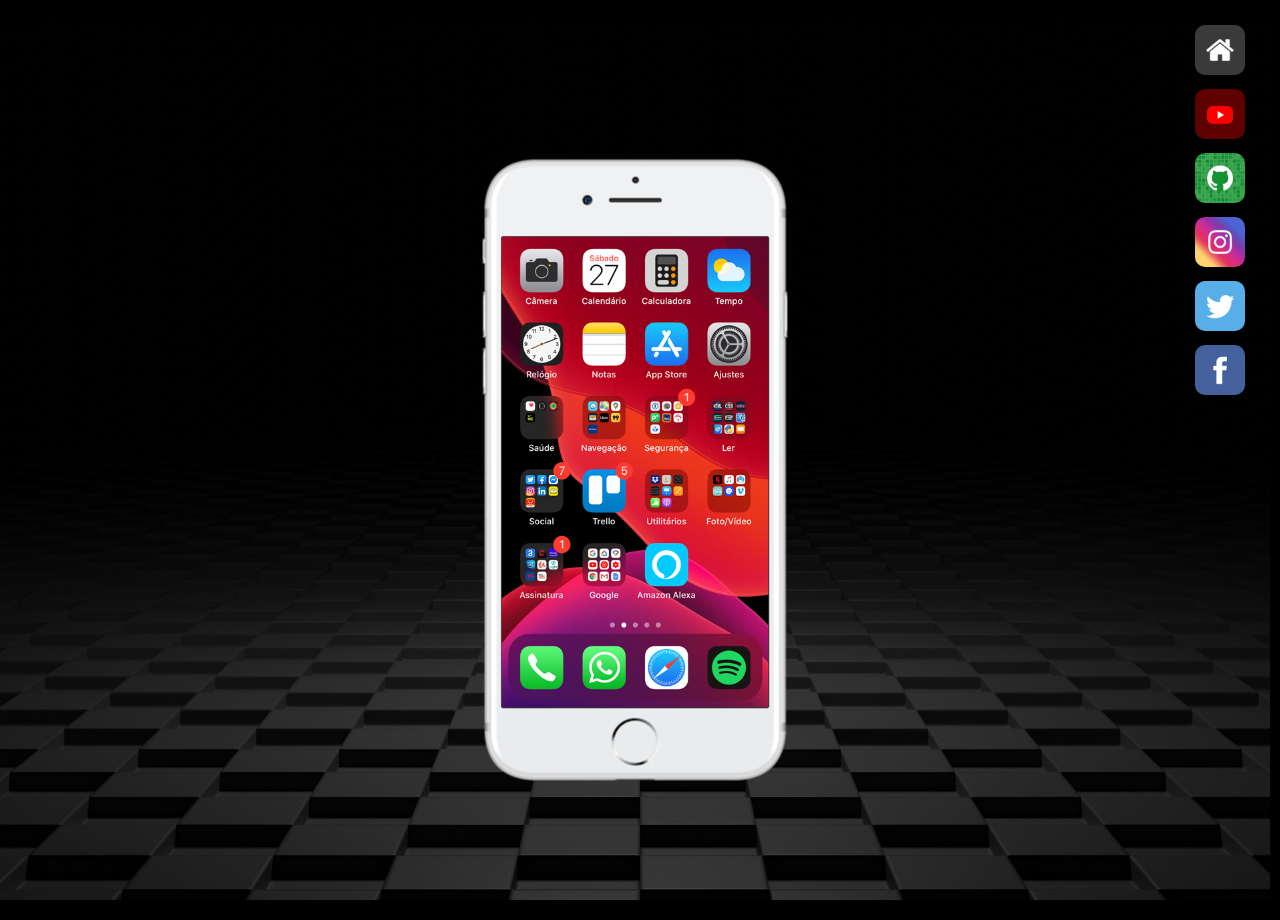
<file: index.html>
<!DOCTYPE html>
<html lang="pt-br">
<head>
    <meta charset="UTF-8">
    <meta http-equiv="X-UA-Compatible" content="IE=edge">
    <meta name="viewport" content="width=device-width, initial-scale=1.0">
    <link rel="shortcut icon" href="favicon.ico" type="image/x-icon">
    <link rel="stylesheet" href="style.css">
    <title>Redes Sociais</title>
</head>
<body>
    <main>
        <section id="iphone">
            <iframe src="home.html" name="tela" frameborder="0">
                Seu navegador não é compativel com iframes :(
            </iframe>
        </section>
        <section id="menu">
            <a href="home.html" target="tela">
                <img src="imagens/logo-home.jpg">
            </a> <br>
            <a href="youtube.html" target="tela">
                <img src="imagens/logo-youtube.jpg">
            </a> <br>
            <a href="github.html" target="tela">
                <img src="imagens/logo-github.jpg">
            </a> <br>
            <a href="instagram.html" target="tela">
                <img src="imagens/logo-instagram.jpg">
            </a> <br>
            <a href="twitter.html" target="tela">
                <img src="imagens/logo-twitter.jpg">
            </a> <br>
            <a href="facebook.html" target="tela">
                <img src="imagens/logo-facebook.jpg">
            </a>
        </section>
    </main>
</body>
</html>
</file>
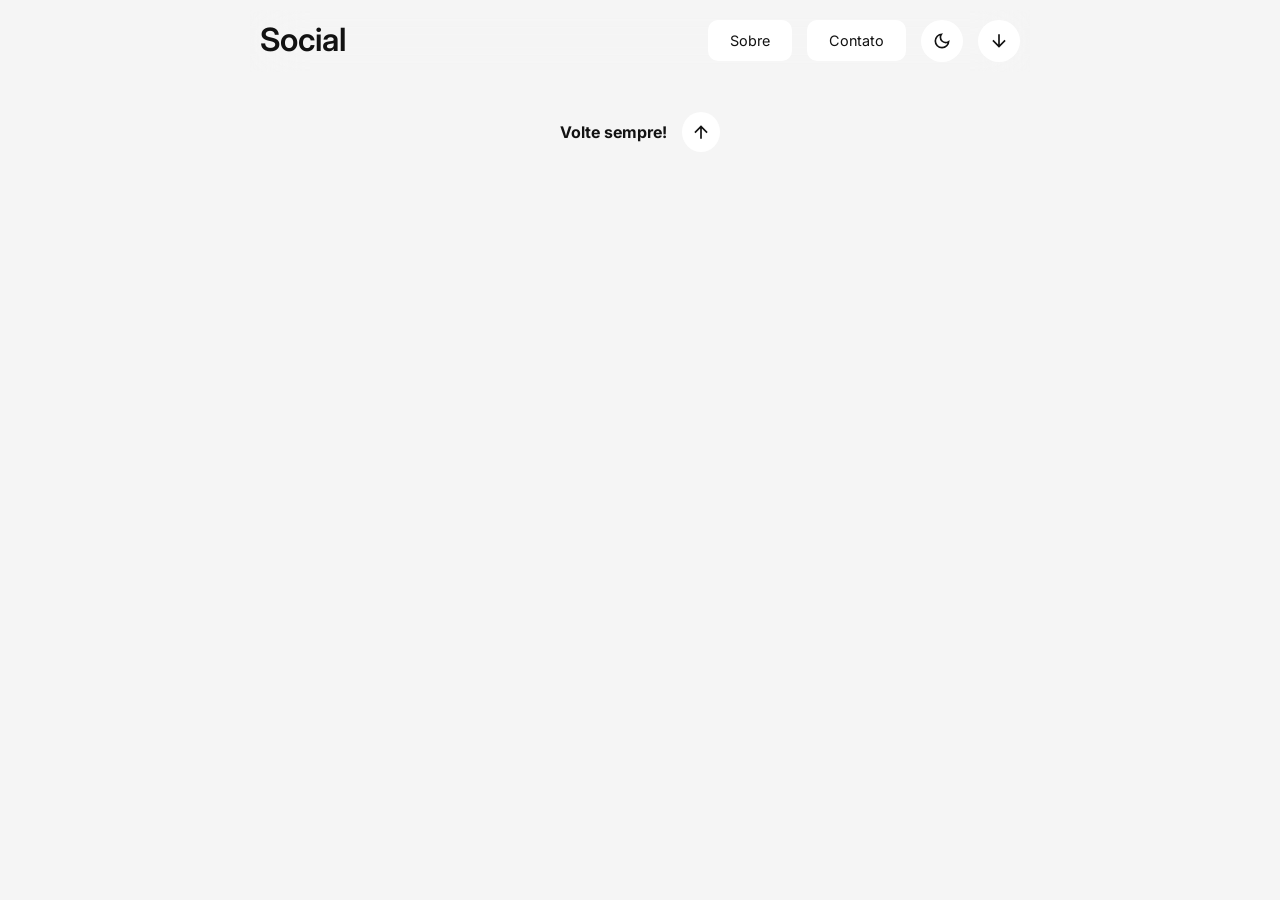
<file: src/index.html>
<!DOCTYPE html>
<html lang="en" class="default-mode">
  <head>
    <meta charset="UTF-8" />
    <meta name="viewport" content="width=device-width, initial-scale=1.0" />
    <title>Blog</title>
    <link rel="stylesheet" href="styles/style.css" />

    <script defer type="module" src="scripts/script.js"></script>
    <script defer src="scripts/utils/themeSwitcher.js"></script>
  </head>

  <body>
    <div class="container" id="top-page">
      <header class="header" id="header-bar">
        <h1 id="header-title">Social</h1>
        <nav>
          <ul class="header-navbar">
            <li><a href="#">Sobre</a></li>
            <li><a href="#">Contato</a></li>
            <li>
              <a href="#" id="themeSwitcher">
                <svg
                  id="light-mode-icon"
                  xmlns="http://www.w3.org/2000/svg"
                  viewBox="0 -960 960 960"
                  fill="var(--text)"
                >
                  <path
                    d="M480-360q50 0 85-35t35-85q0-50-35-85t-85-35q-50 0-85 35t-35 85q0 50 35 85t85 35Zm0 80q-83 0-141.5-58.5T280-480q0-83 58.5-141.5T480-680q83 0 141.5 58.5T680-480q0 83-58.5 141.5T480-280ZM200-440H40v-80h160v80Zm720 0H760v-80h160v80ZM440-760v-160h80v160h-80Zm0 720v-160h80v160h-80ZM256-650l-101-97 57-59 96 100-52 56Zm492 496-97-101 53-55 101 97-57 59Zm-98-550 97-101 59 57-100 96-56-52ZM154-212l101-97 55 53-97 101-59-57Zm326-268Z"
                  />
                </svg>
                <svg
                  xmlns="http://www.w3.org/2000/svg"
                  id="dark-mode-icon"
                  viewBox="0 -960 960 960"
                  fill="var(--text)"
                >
                  <path
                    d="M480-120q-150 0-255-105T120-480q0-150 105-255t255-105q14 0 27.5 1t26.5 3q-41 29-65.5 75.5T444-660q0 90 63 153t153 63q55 0 101-24.5t75-65.5q2 13 3 26.5t1 27.5q0 150-105 255T480-120Zm0-80q88 0 158-48.5T740-375q-20 5-40 8t-40 3q-123 0-209.5-86.5T364-660q0-20 3-40t8-40q-78 32-126.5 102T200-480q0 116 82 198t198 82Zm-10-270Z"
                  />
                </svg>
              </a>
            </li>
            <li>
              <a href="#footer-bar">
                <svg
                  id="down-arrow-indicator"
                  xmlns="http://www.w3.org/2000/svg"
                  viewBox="0 -960 960 960"
                  fill="var(--text)"
                >
                  <path
                    d="M440-800v487L216-537l-56 57 320 320 320-320-56-57-224 224v-487h-80Z"
                  />
                </svg>
              </a>
            </li>
          </ul>
        </nav>
      </header>
      <main class="main">
        <!-- <section class="post">
          <header class="post-header">
            <span class="show-profile-modal author">
              trevosinho.delas@hotmail.com</span
            >
            <h2>Não vejo a hora dessa semana acabar! (Ainda é segunda)</h2>
          </header>
          <main class="post-main">
            <p>É isso. Quem discorda manda áudio, eu não sei ler.</p>
            <p class="hashtags">
              <strong>#tristeza #acaba #pelo #amor #de #deus</strong>
            </p>
          </main>
          <footer class="post-footer">
            <a class="show-comments-modal">
              <svg
                xmlns="http://www.w3.org/2000/svg"
                viewBox="0 -960 960 960"
                fill="var(--text)"
              >
                <path
                  d="M240-400h320v-80H240v80Zm0-120h480v-80H240v80Zm0-120h480v-80H240v80ZM80-80v-720q0-33 23.5-56.5T160-880h640q33 0 56.5 23.5T880-800v480q0 33-23.5 56.5T800-240H240L80-80Zm126-240h594v-480H160v525l46-45Zm-46 0v-480 480Z"
                />
              </svg>
              Ver comentários
            </a>
          </footer>
        </section> -->
      </main>
      <footer class="footer" id="footer-bar">
        <p class="footer-text"><strong>Volte sempre!</strong></p>
        <a href="#top-page"
          ><svg
            id="down-arrow-indicator"
            xmlns="http://www.w3.org/2000/svg"
            viewBox="0 -960 960 960"
            fill="var(--text)"
          >
            <path
              d="M440-160v-487L216-423l-56-57 320-320 320 320-56 57-224-224v487h-80Z"
            /></svg
        ></a>
      </footer>

      <!-- Profile modal -->
      <dialog class="profile-modal">
        <header class="profile-header">
          <a class="exit-profile-modal">
            <svg
              xmlns="http://www.w3.org/2000/svg"
              viewBox="0 -960 960 960"
              fill="var(--text)"
            >
              <path
                d="m256-200-56-56 224-224-224-224 56-56 224 224 224-224 56 56-224 224 224 224-56 56-224-224-224 224Z"
              />
            </svg>
            Fechar
          </a>
          <h2 class="profile-name">Fulaninho</h2>
          <p class="profile-email">trevosinho.delas@hotmail.com</p>

          <h3 class="profile-info-title">Informações</h3>

          <ul class="profile-info-list">
            <li><strong>Email: </strong>trevosinho.delas@hotmail.com</li>
            <li><strong>Telefone: </strong>55 555555</li>
            <li><strong>Cidade: </strong>Teresina</li>
            <li>
              <strong>Website: </strong
              ><a class="profile-info-website" href="">trevosinho.delas.br</a>
            </li>
          </ul>
        </header>
      </dialog>

      <!-- Comment modal -->
      <dialog class="comment-modal">
        <header class="post-header">
          <a class="exit-comments-modal">
            <svg
              xmlns="http://www.w3.org/2000/svg"
              viewBox="0 -960 960 960"
              fill="var(--text)"
            >
              <path
                d="m256-200-56-56 224-224-224-224 56-56 224 224 224-224 56 56-224 224 224 224-56 56-224-224-224 224Z"
              />
            </svg>
            Fechar
          </a>
          <a class="show-profile-modal">trevosinho.delas@hotmail.com</a>
          <h2>Não vejo a hora dessa semana acabar! (Ainda é segunda)</h2>
        </header>
        <main class="post-main">
          <p>É isso. Quem discorda manda áudio, eu não sei ler.</p>
          <p class="hashtags">
            <strong>#tristeza #acaba #pelo #amor #de #deus</strong>
          </p>
        </main>
        <footer class="post-footer">
          <div class="post-comments">
            <div class="post-comments-item">
              <p class="comment-author show-profile-modal">
                - trevosinha.deles@hotmail.com
              </p>
              <p class="comment-body">Eu n sei mandar áudio :(</p>
            </div>
          </div>
        </footer>
      </dialog>
    </div>
  </body>
</html>
</file>
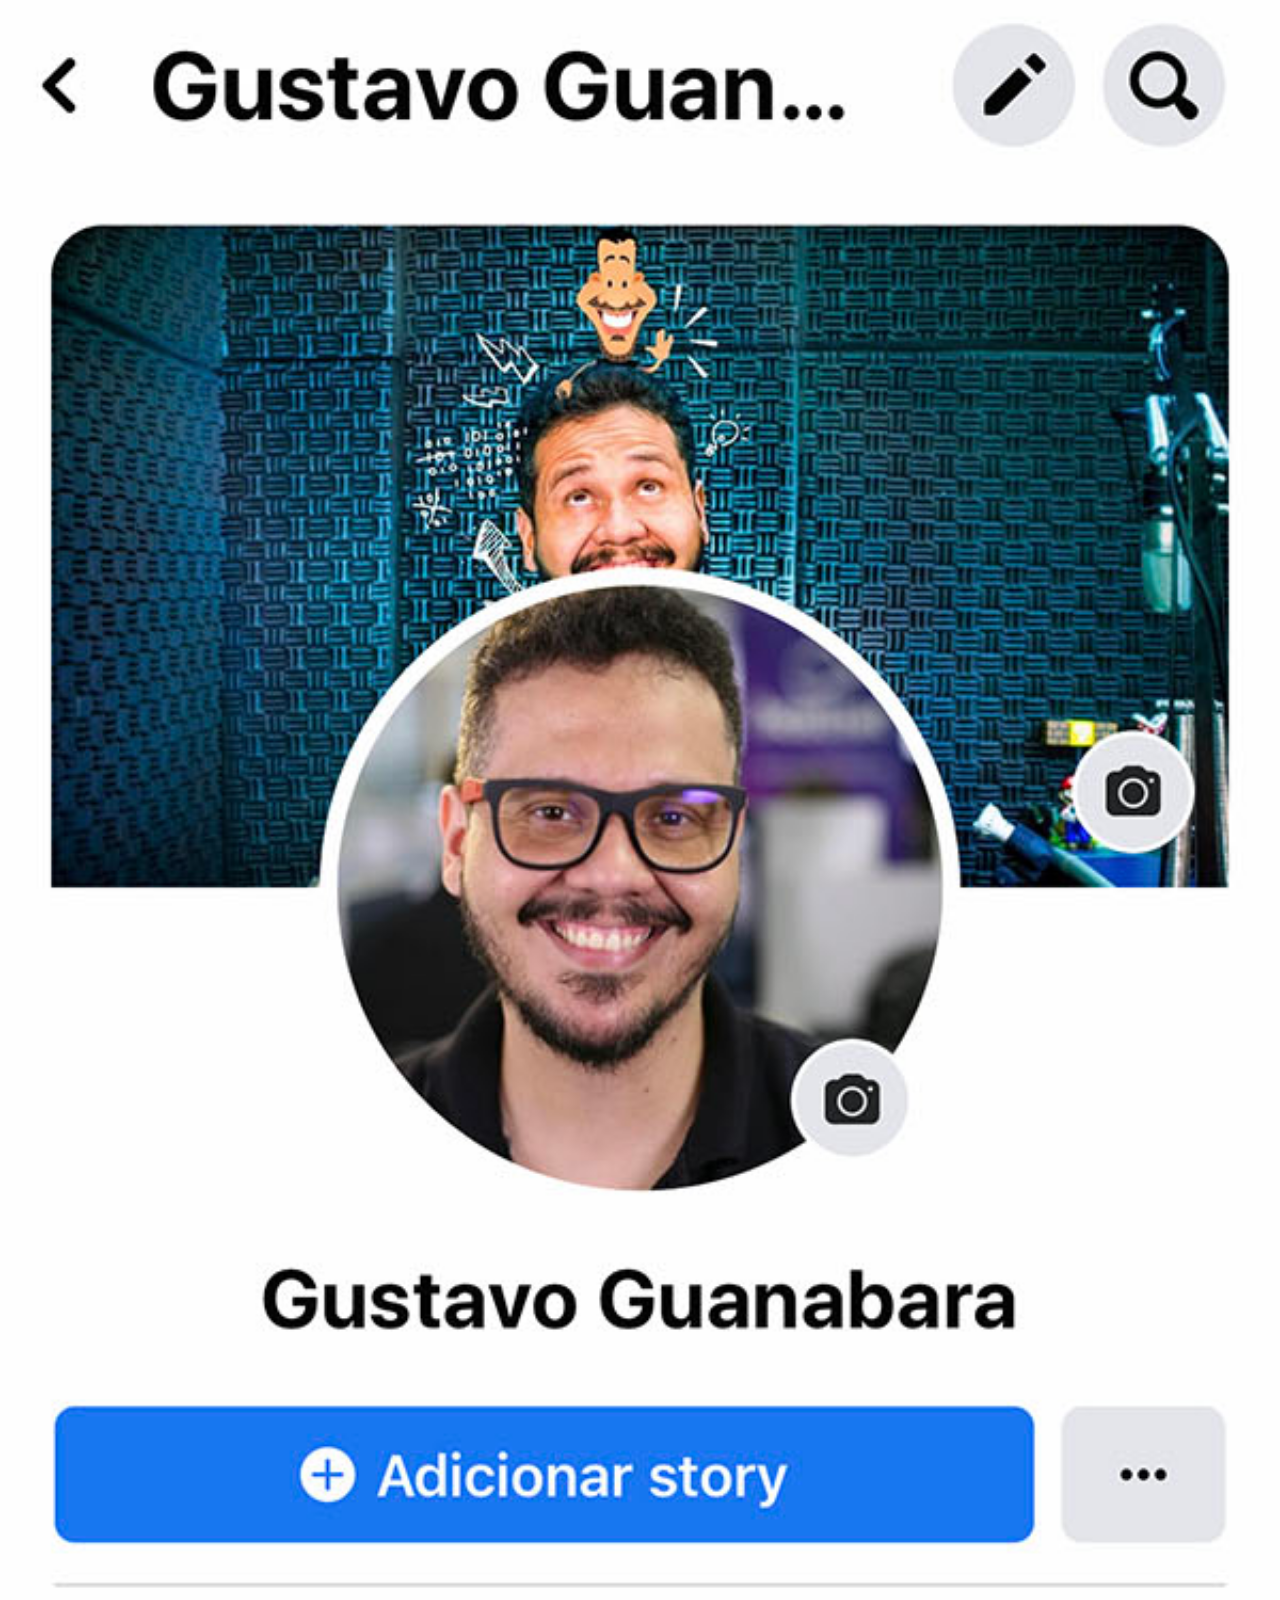
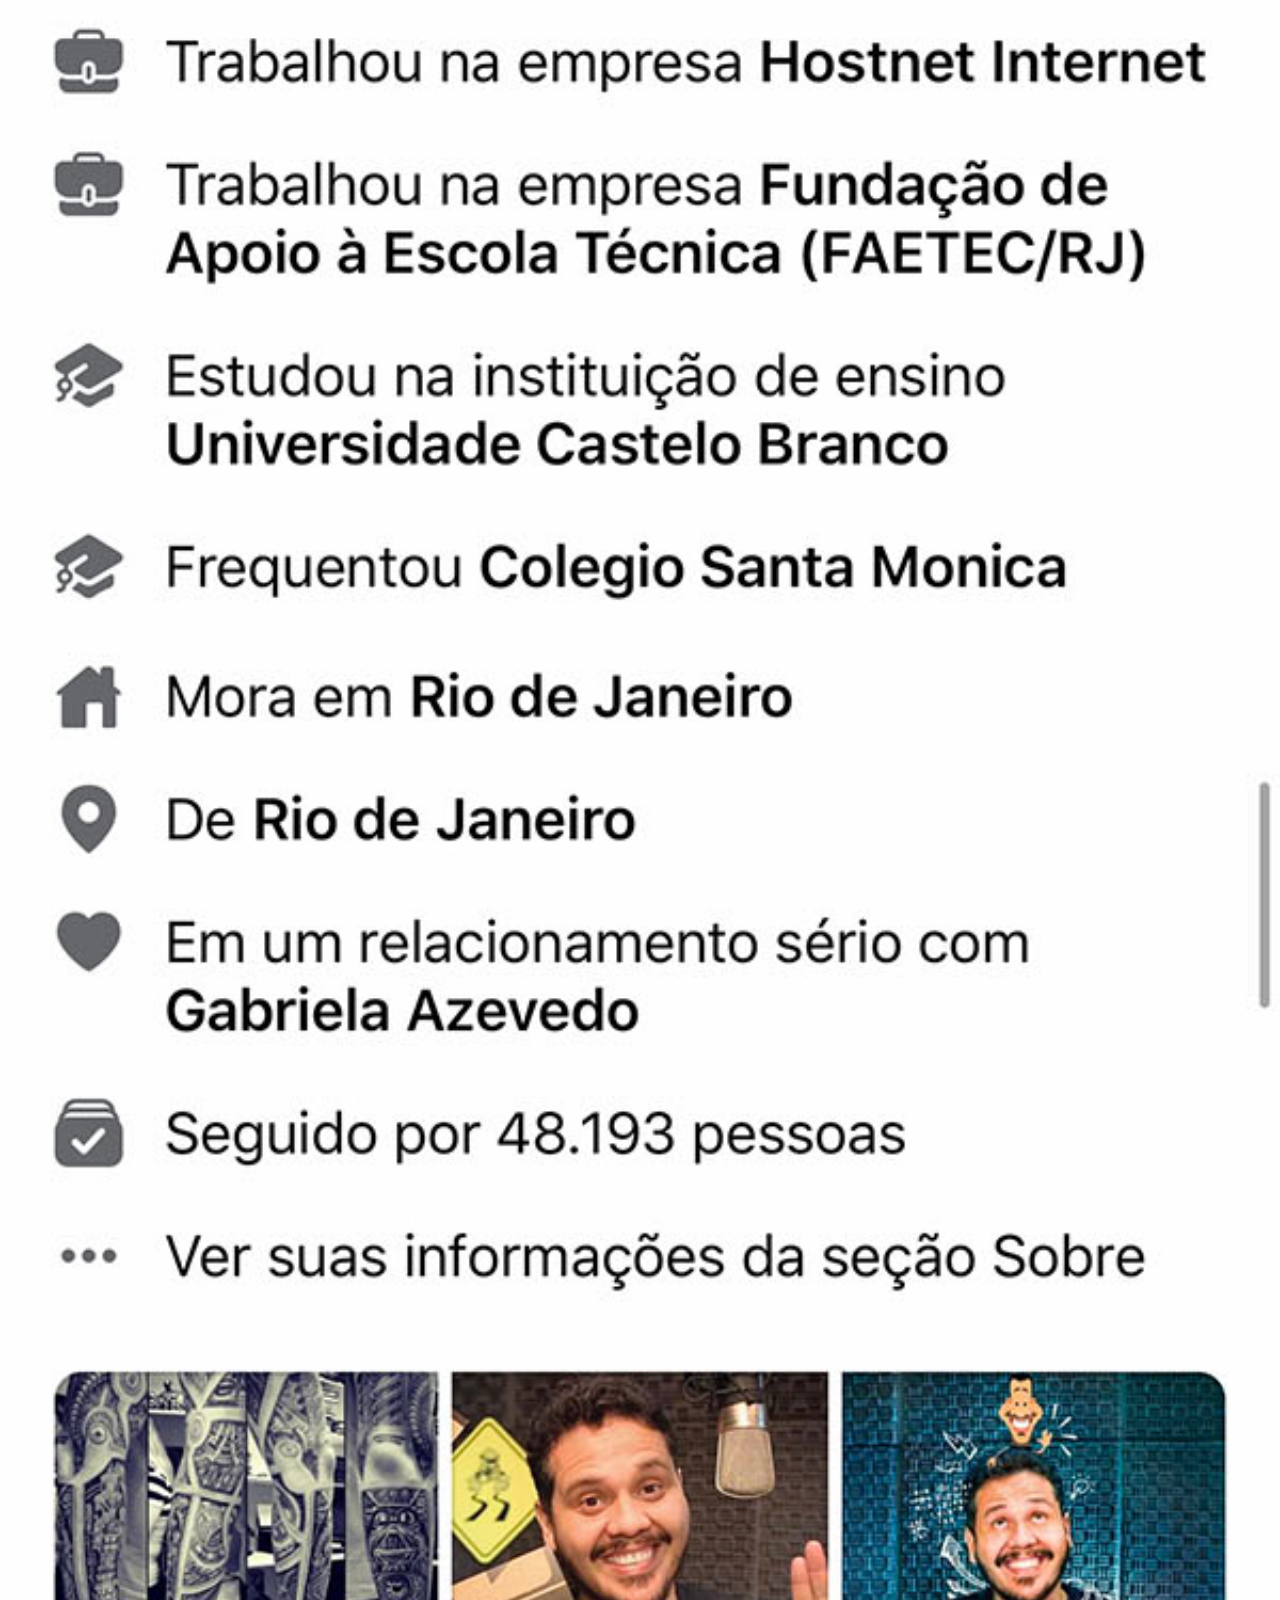
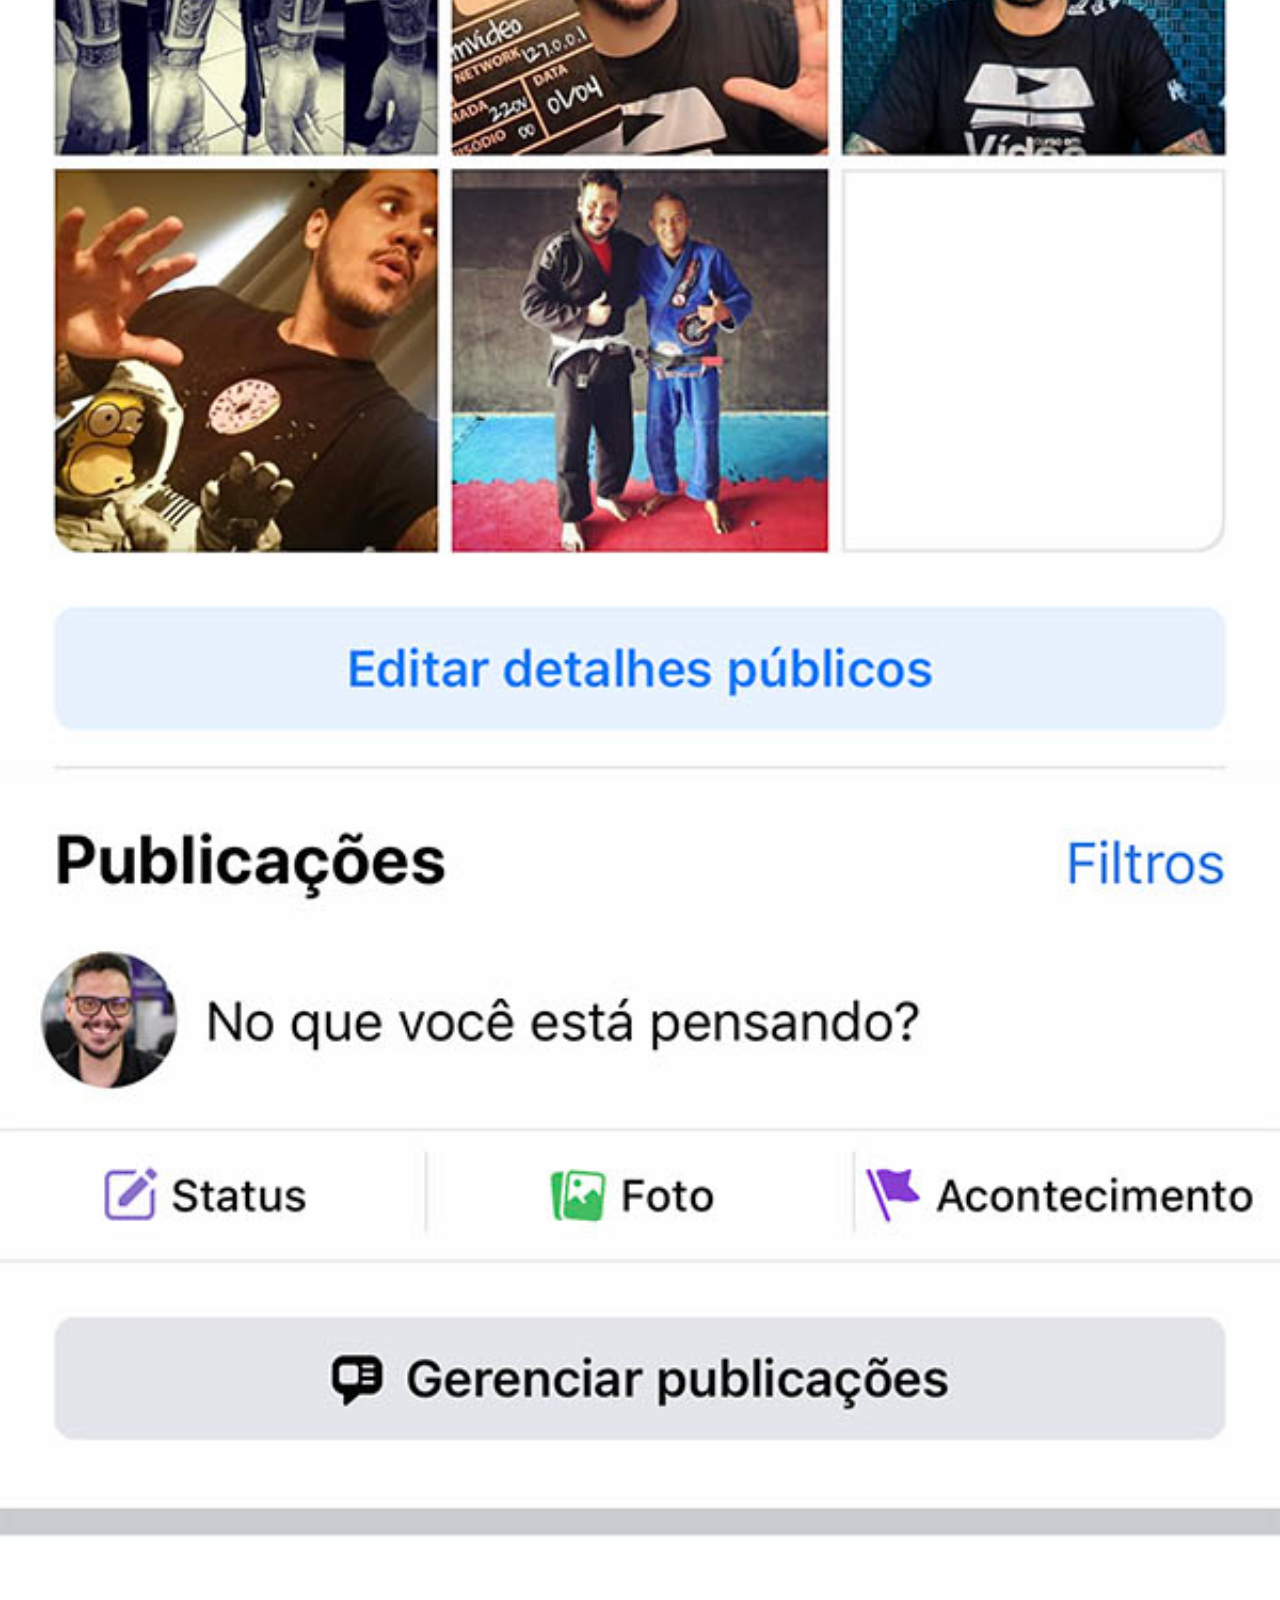
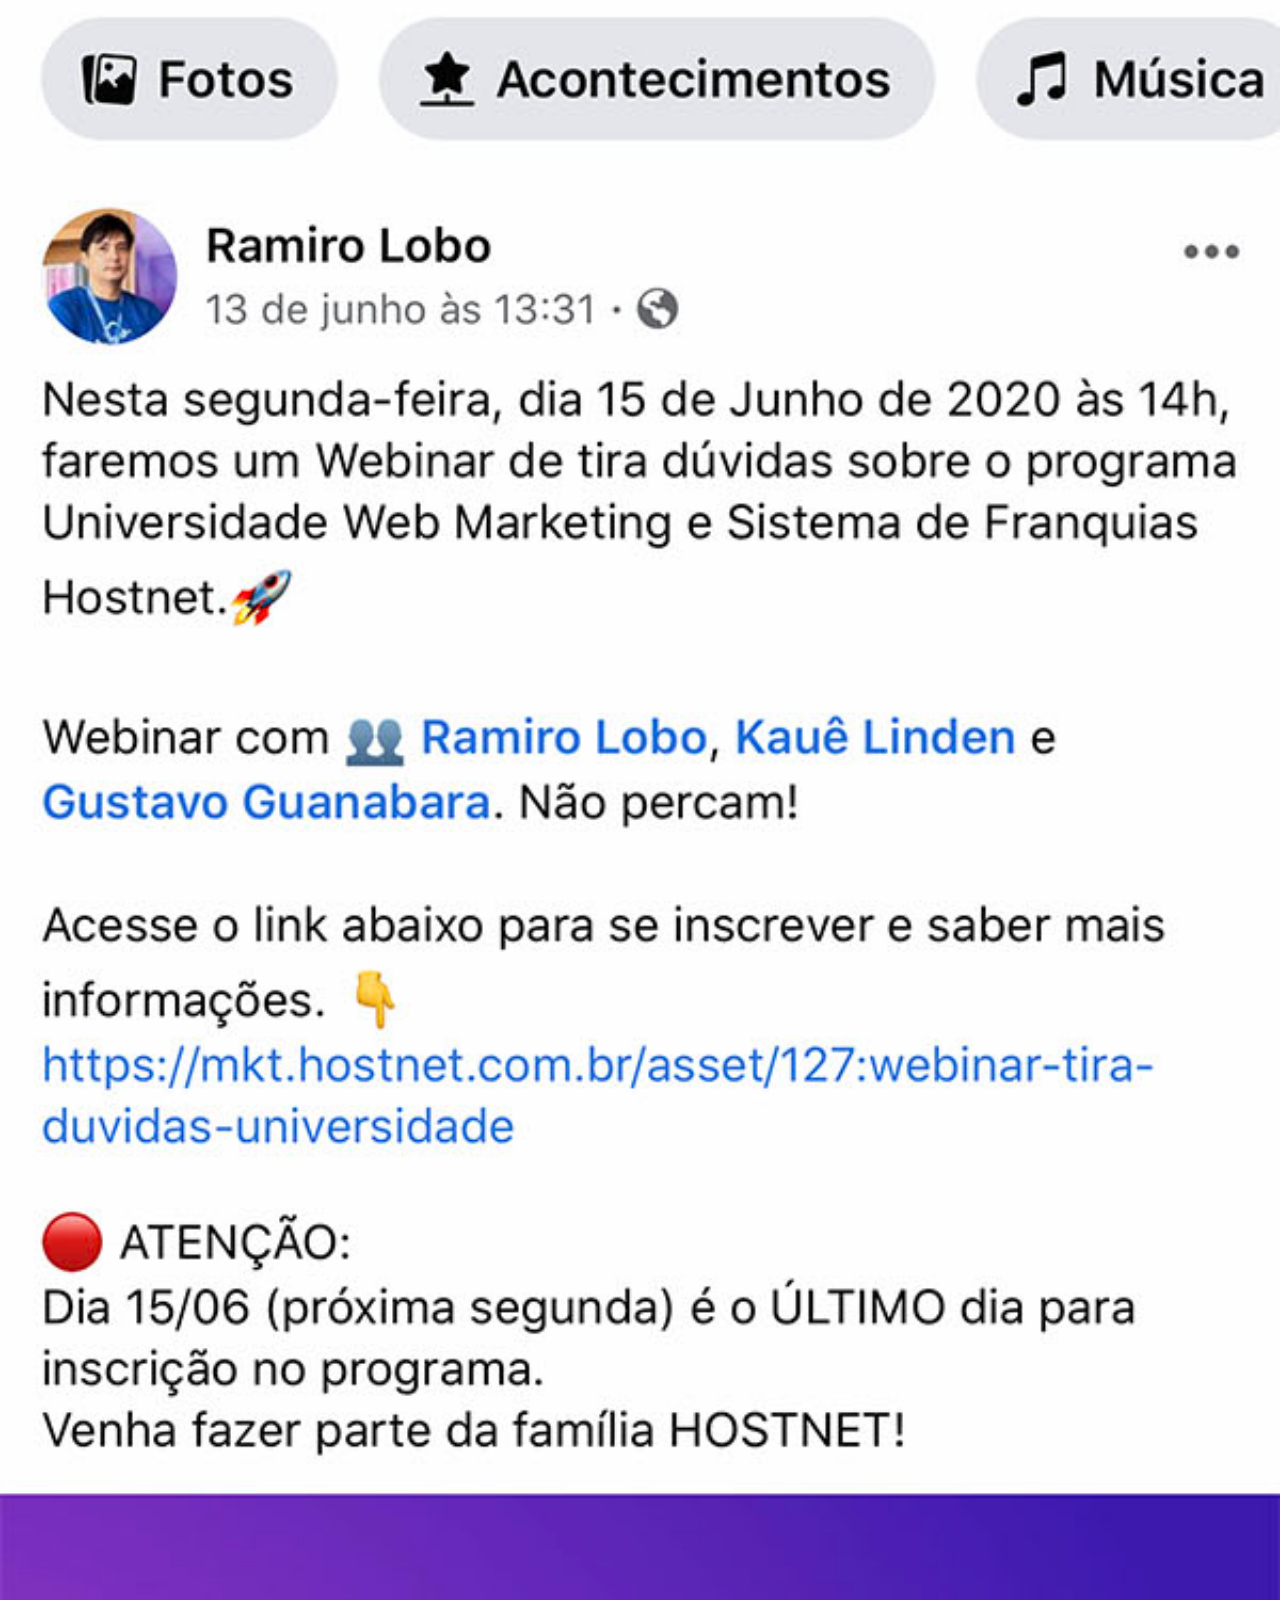
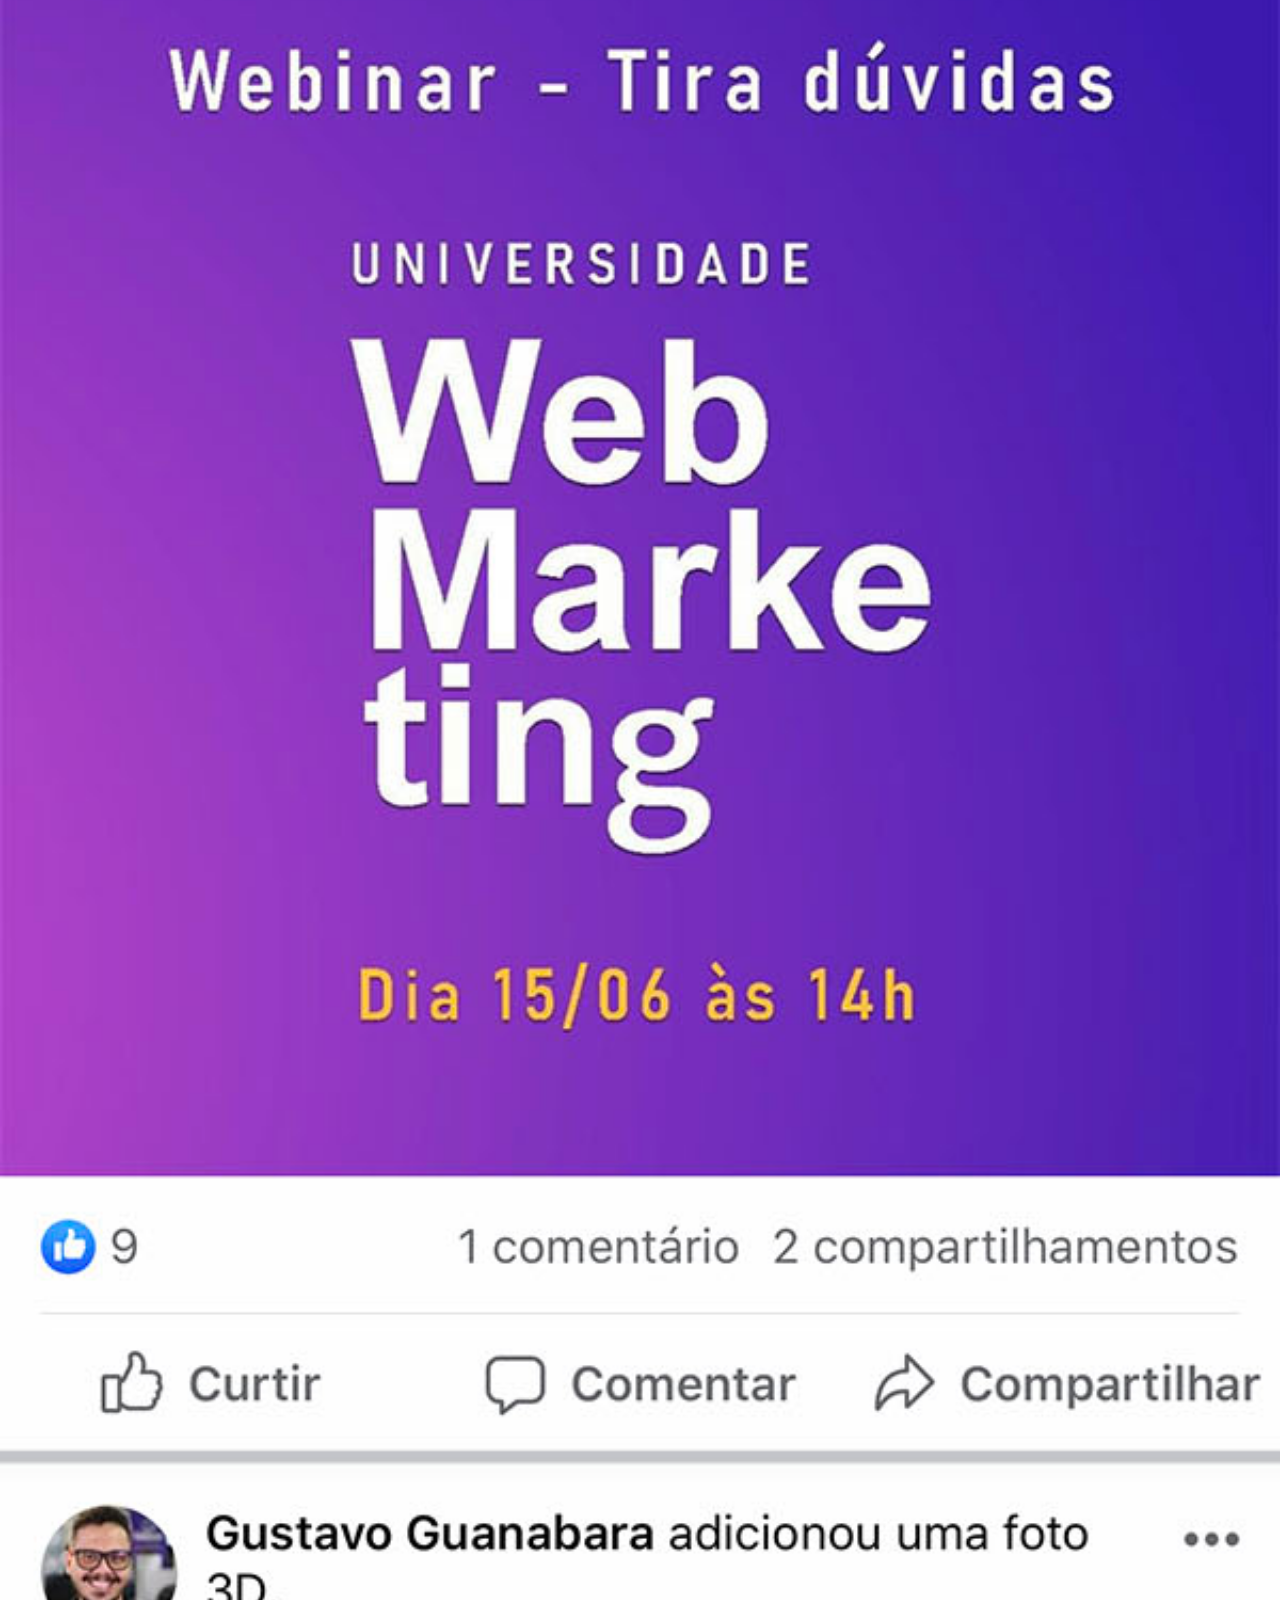
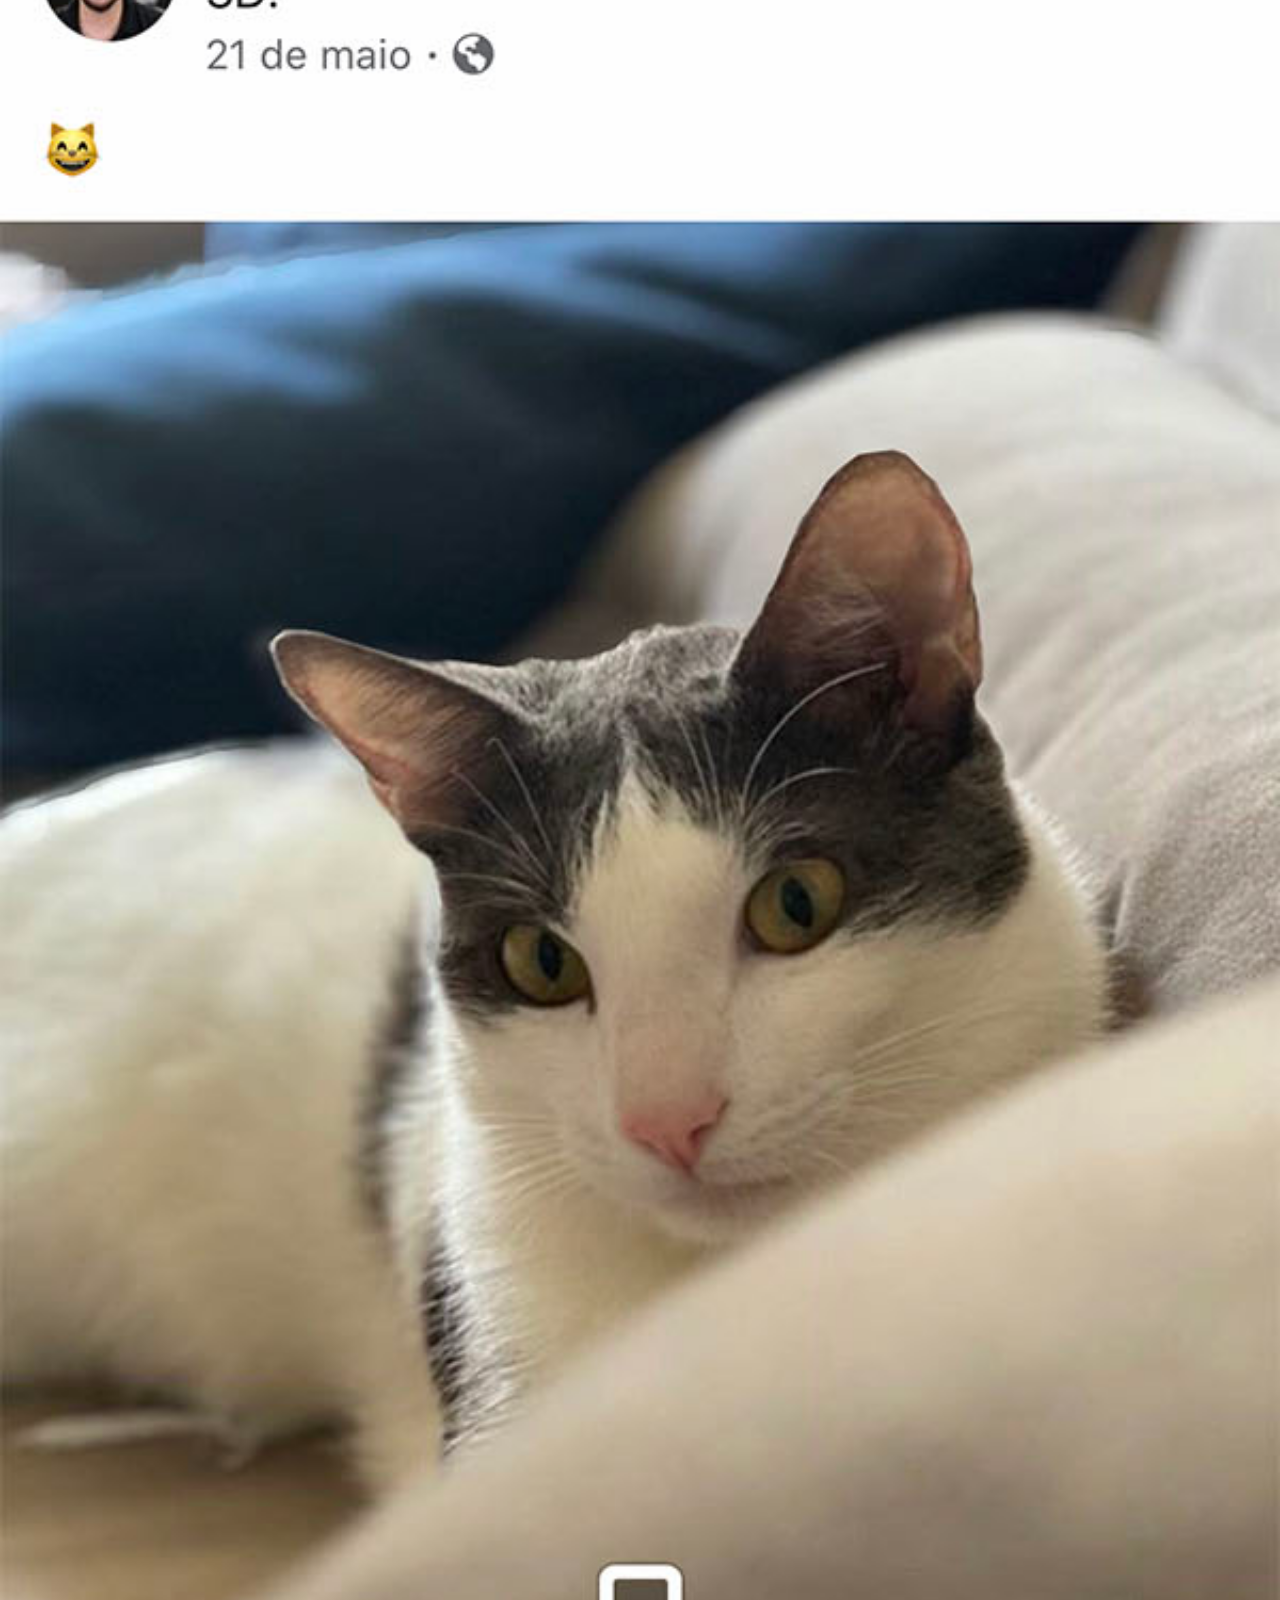
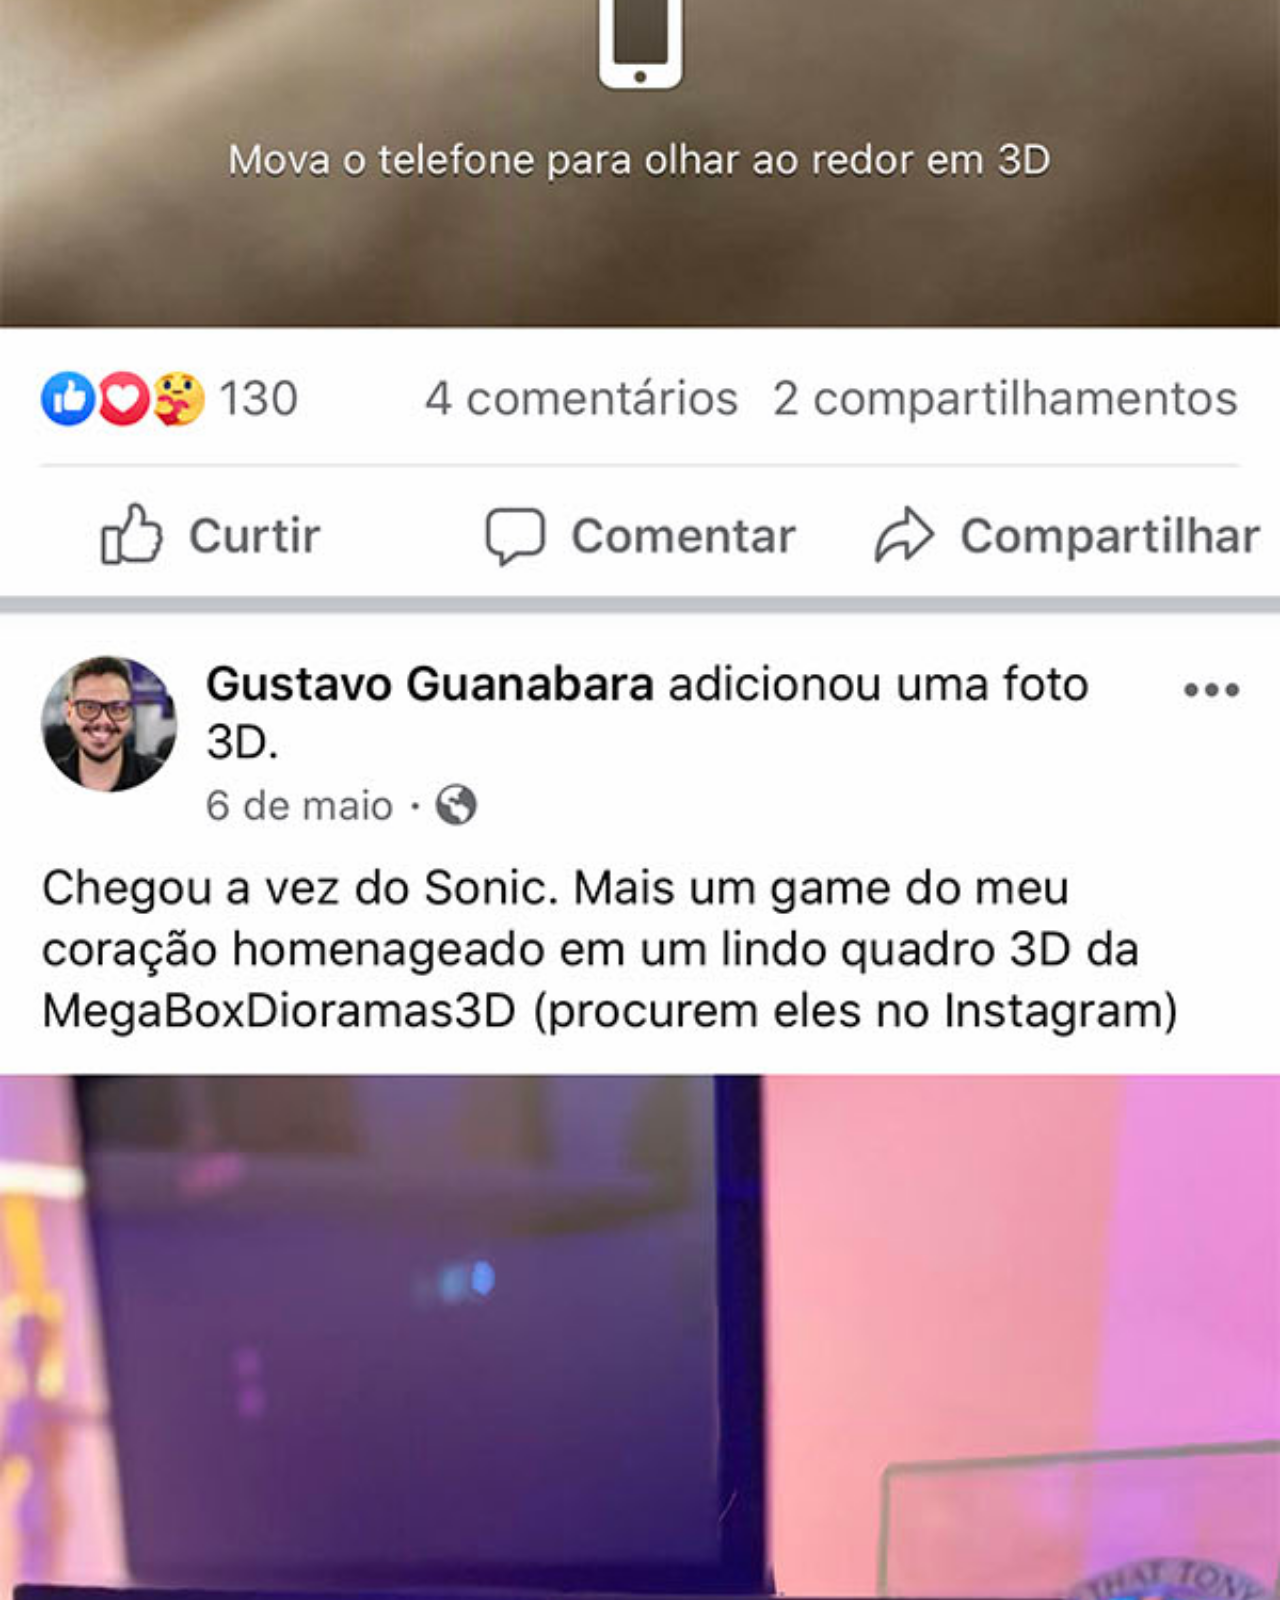
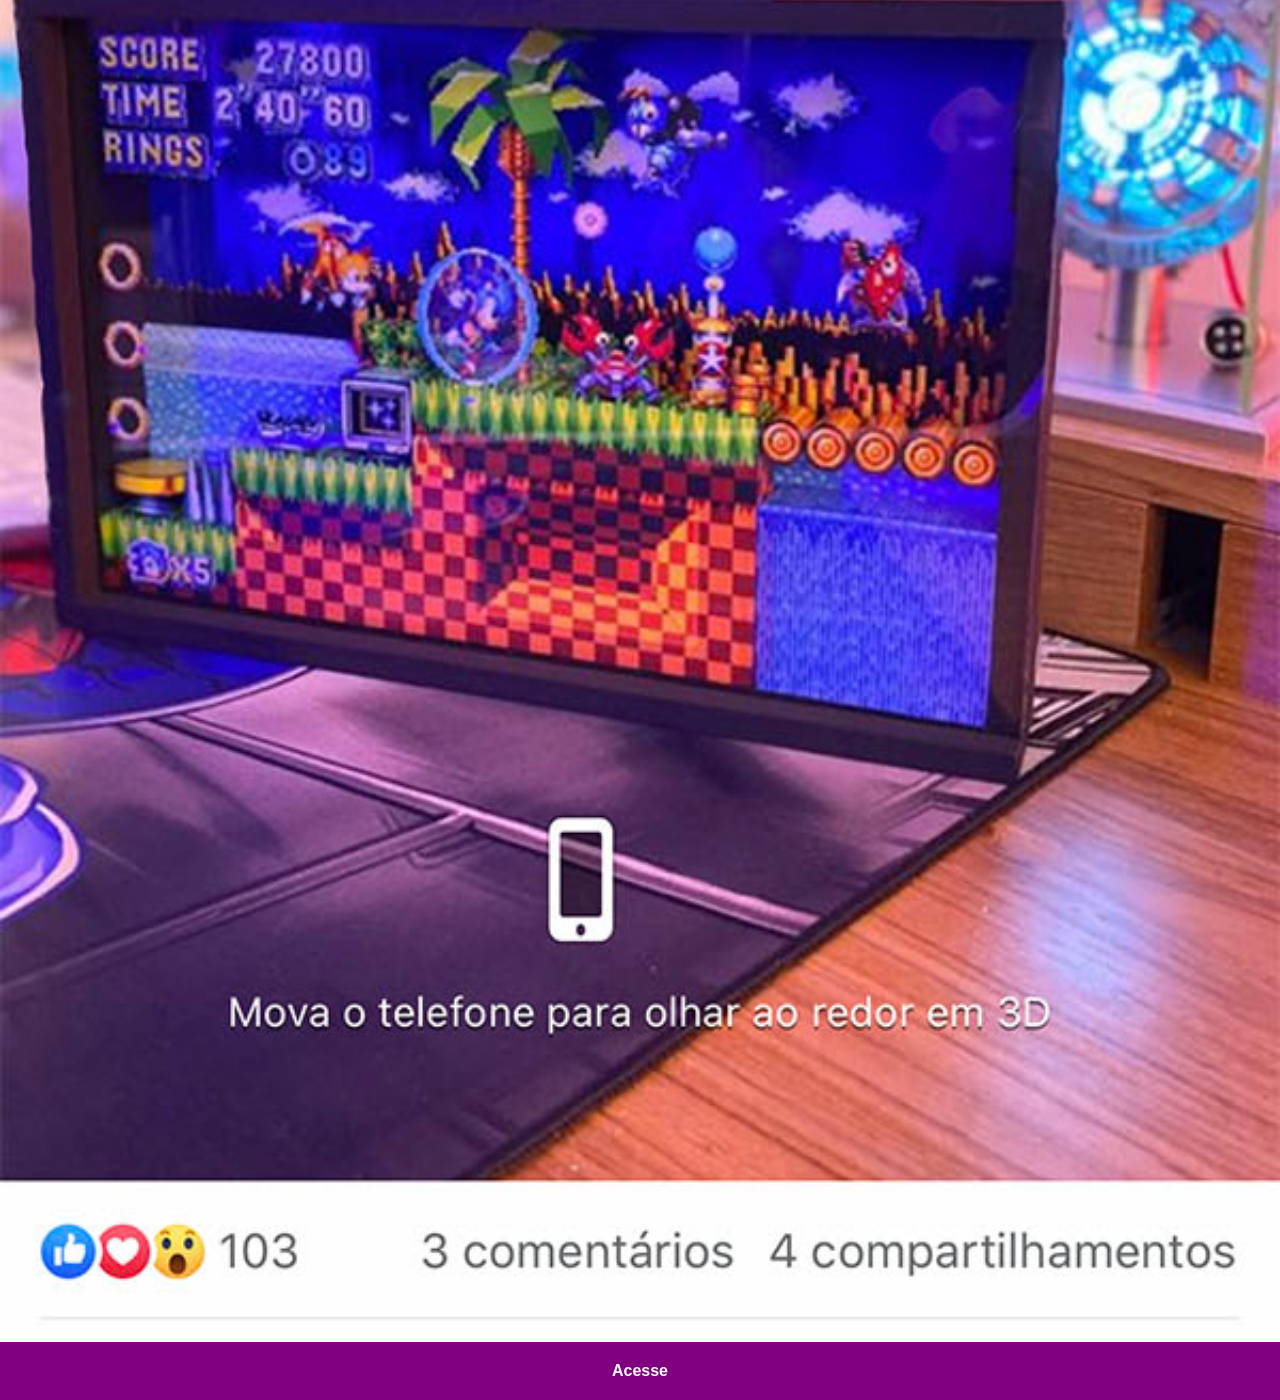
<file: facebook.html>
<!DOCTYPE html>
<html lang="en">
<head>
    <meta charset="UTF-8">
    <meta http-equiv="X-UA-Compatible" content="IE=edge">
    <meta name="viewport" content="width=device-width, initial-scale=1.0">
    <link rel="stylesheet" href="social.css">
    <title>Document</title>
</head>
<body>
    <img src="imagens/tela-facebook.jpg">
    <a href="#" target="_blank">Acesse</a>
</body>
</html>
</file>
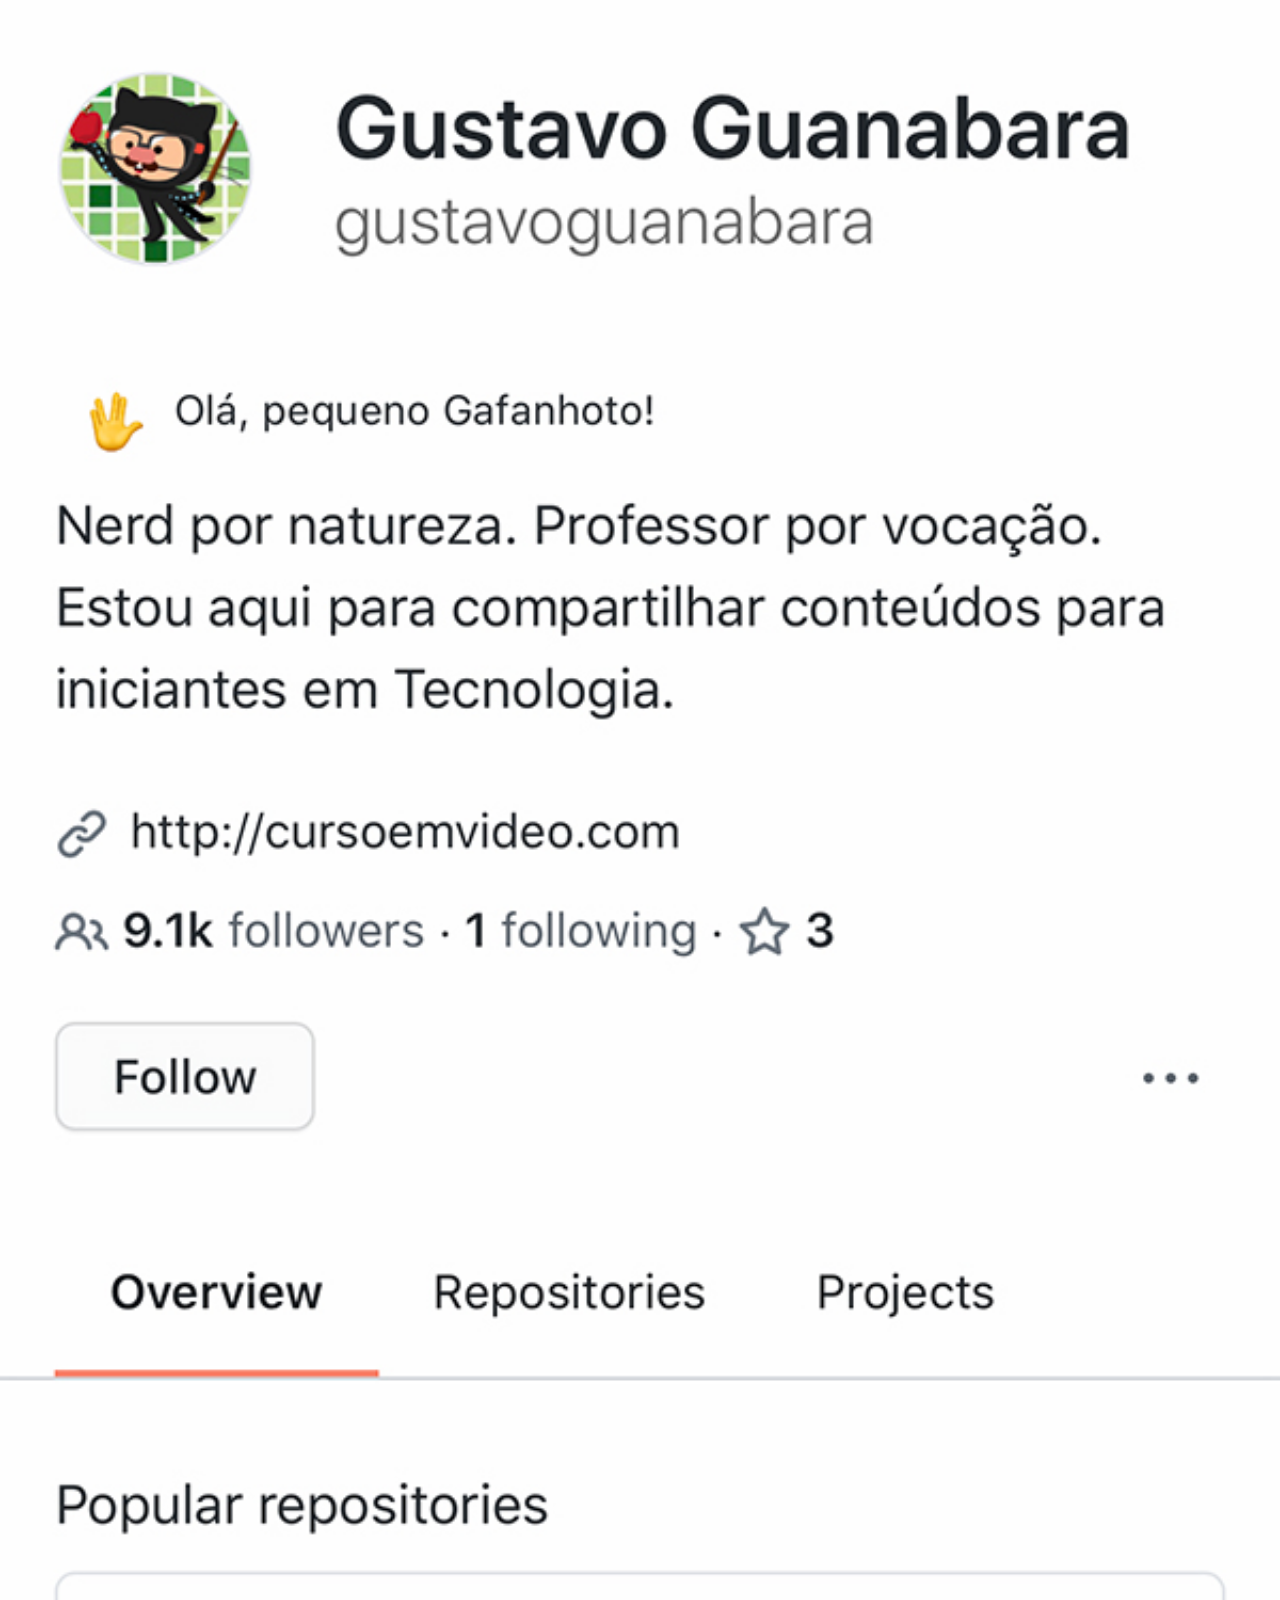
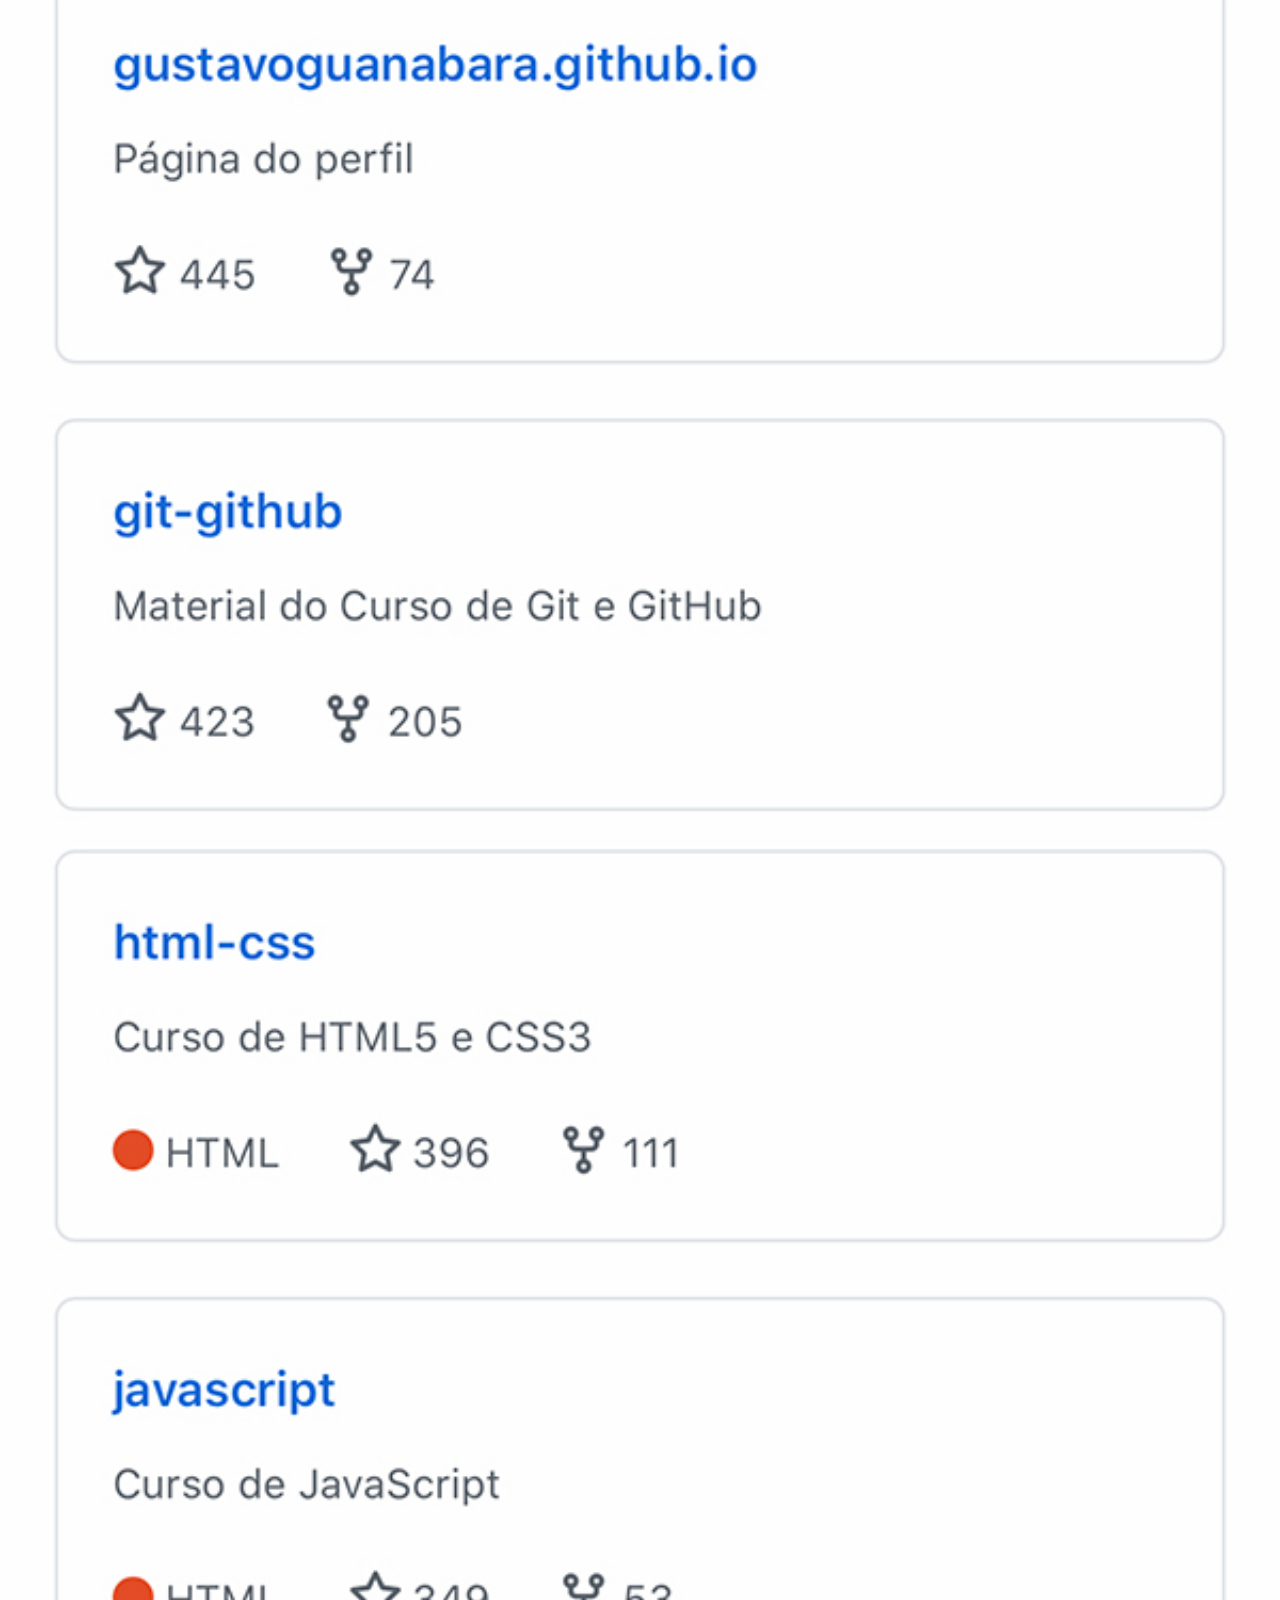
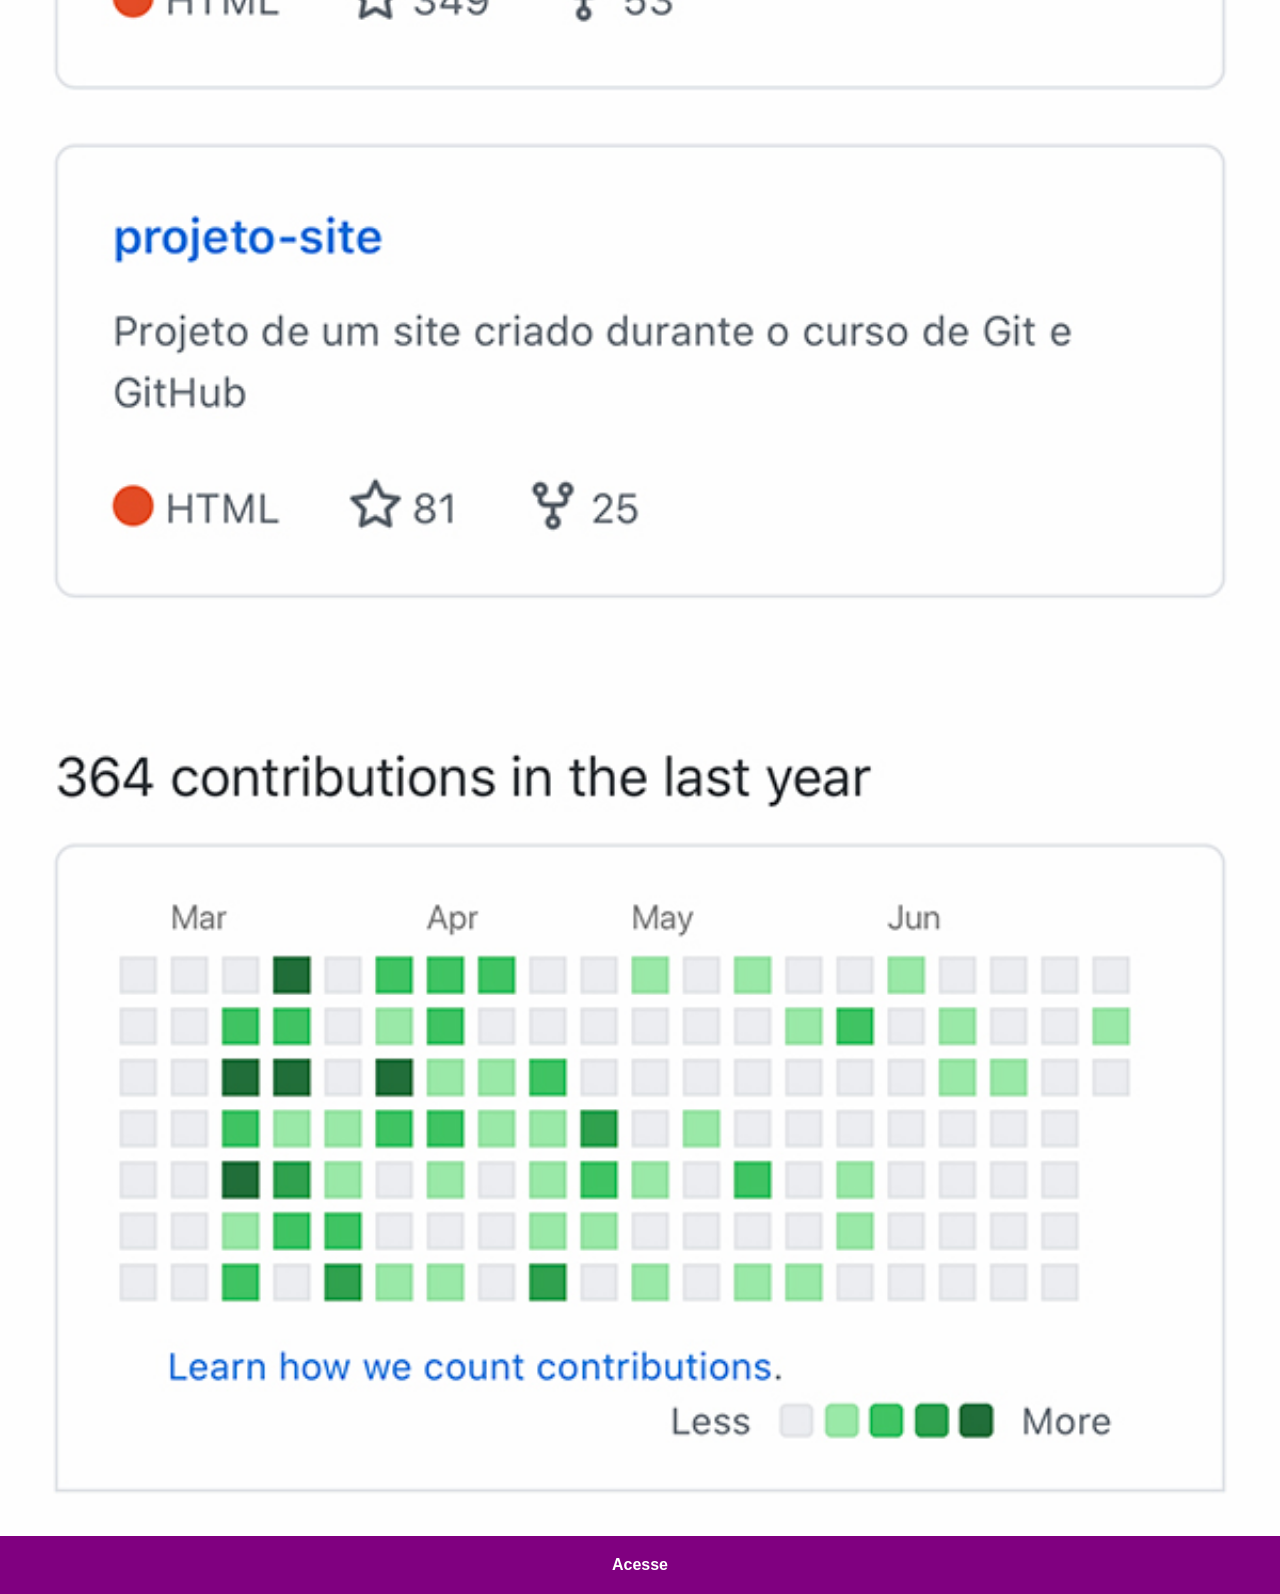
<file: github.html>
<!DOCTYPE html>
<html lang="en">
<head>
    <meta charset="UTF-8">
    <meta http-equiv="X-UA-Compatible" content="IE=edge">
    <meta name="viewport" content="width=device-width, initial-scale=1.0">
    <link rel="stylesheet" href="social.css">
    <title>Document</title>
</head>
<body>
    <img src="imagens/tela-github.jpg">
    <a href="#" target="_blank">Acesse</a>
</body>
</html>
</file>
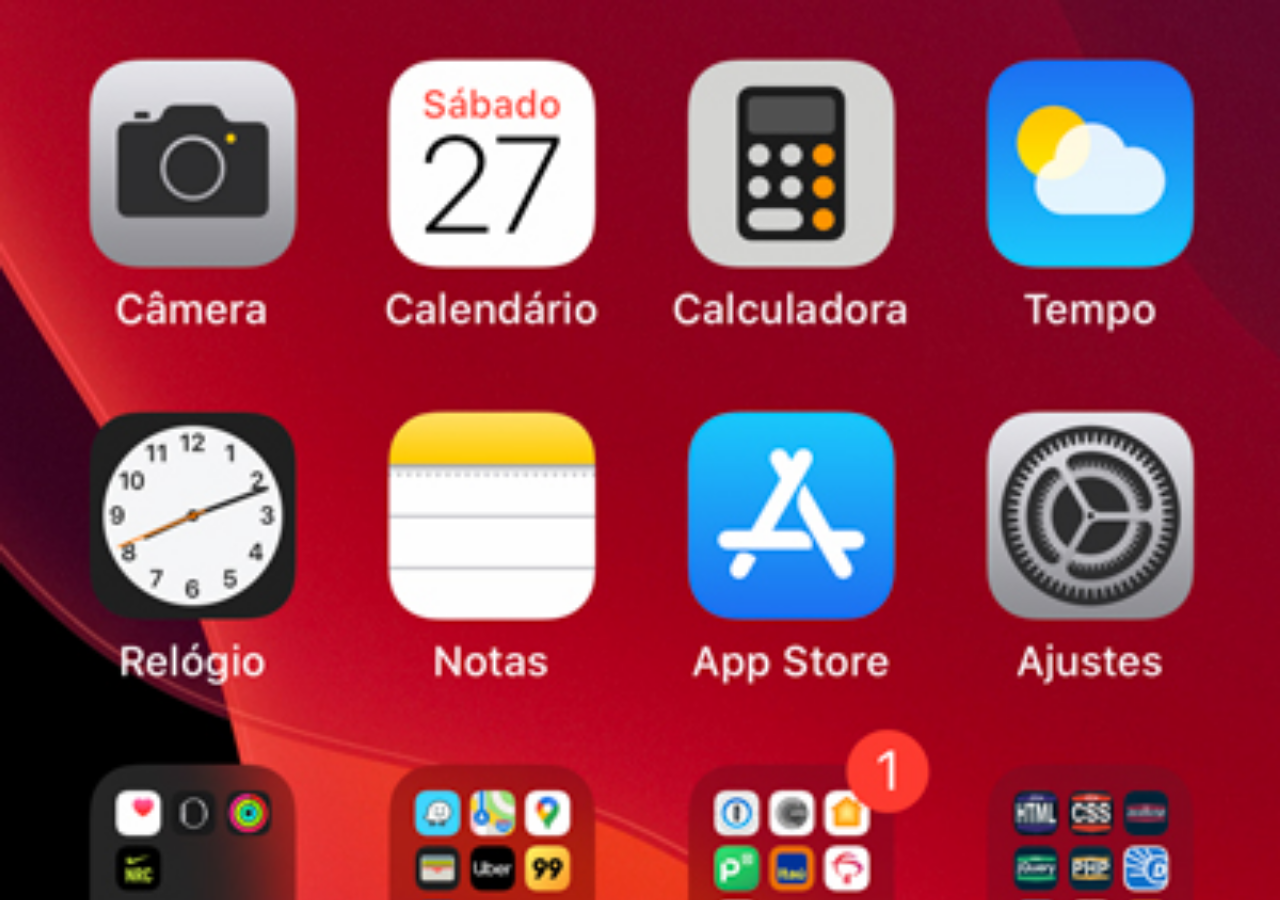
<file: home.html>
<!DOCTYPE html>
<html lang="pt-br">
<head>
    <meta charset="UTF-8">
    <meta http-equiv="X-UA-Compatible" content="IE=edge">
    <meta name="viewport" content="width=device-width, initial-scale=1.0">
    <title>home</title>
    <style>
        * {
            margin: 0;
            padding: 0;
        }

        body {
            width: 50vh;
            height: 97vh;
            background: black url(imagens/tela-home.jpg) no-repeat top center;

            background-size: cover;
        }
    </style>
</head>
<body>
    
</body>
</html>
</file>
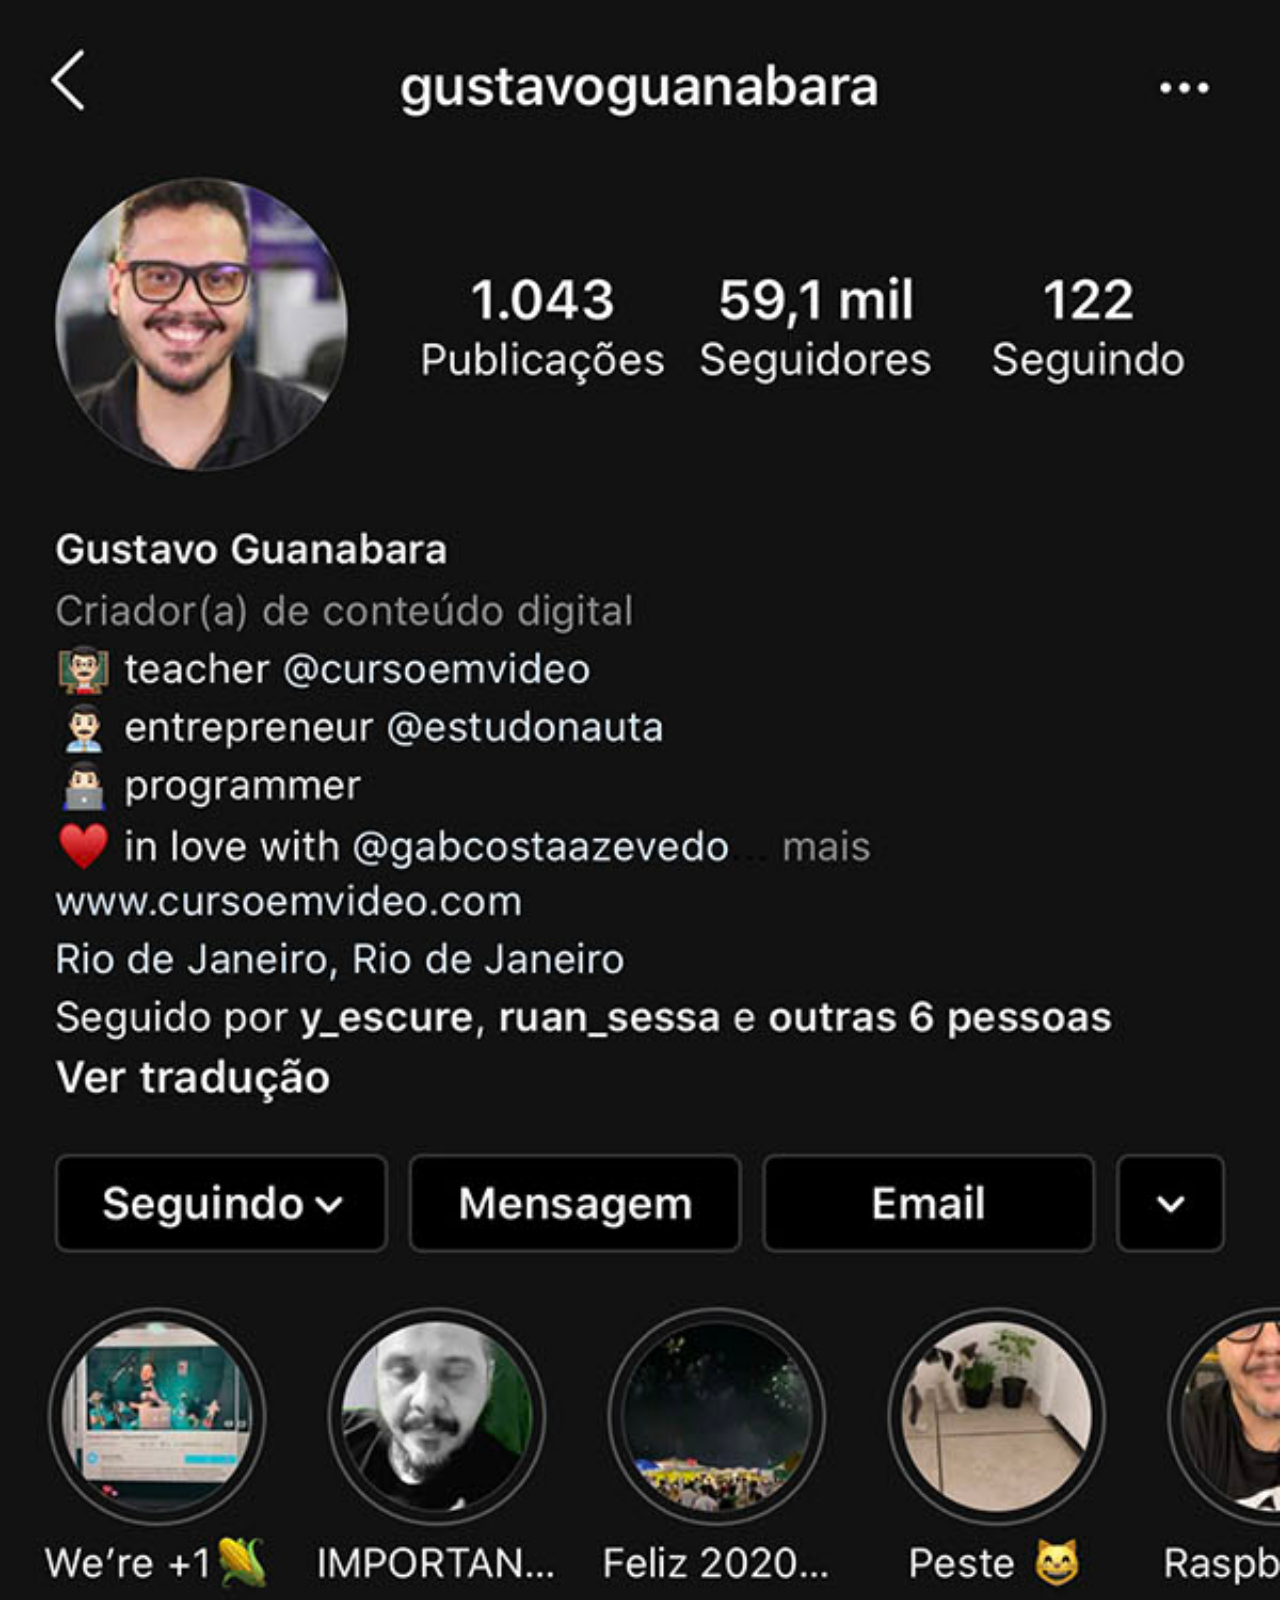
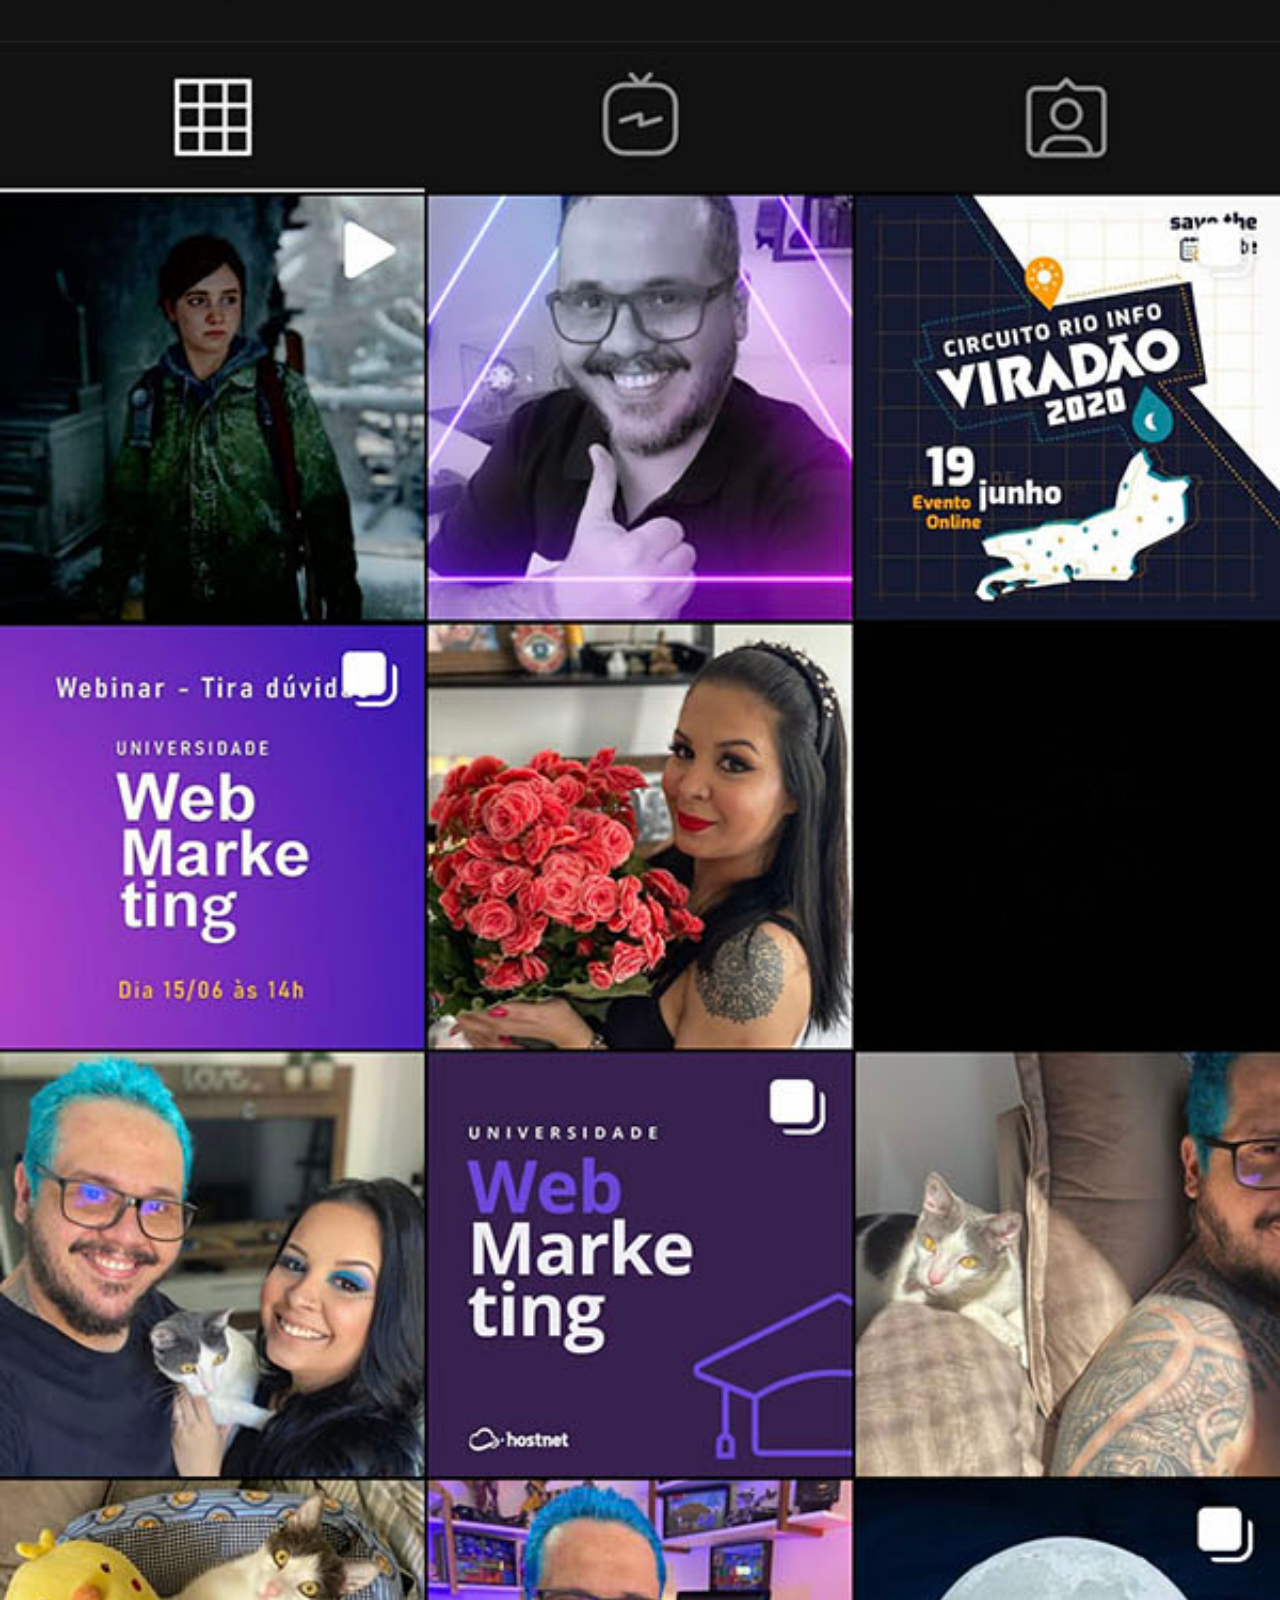
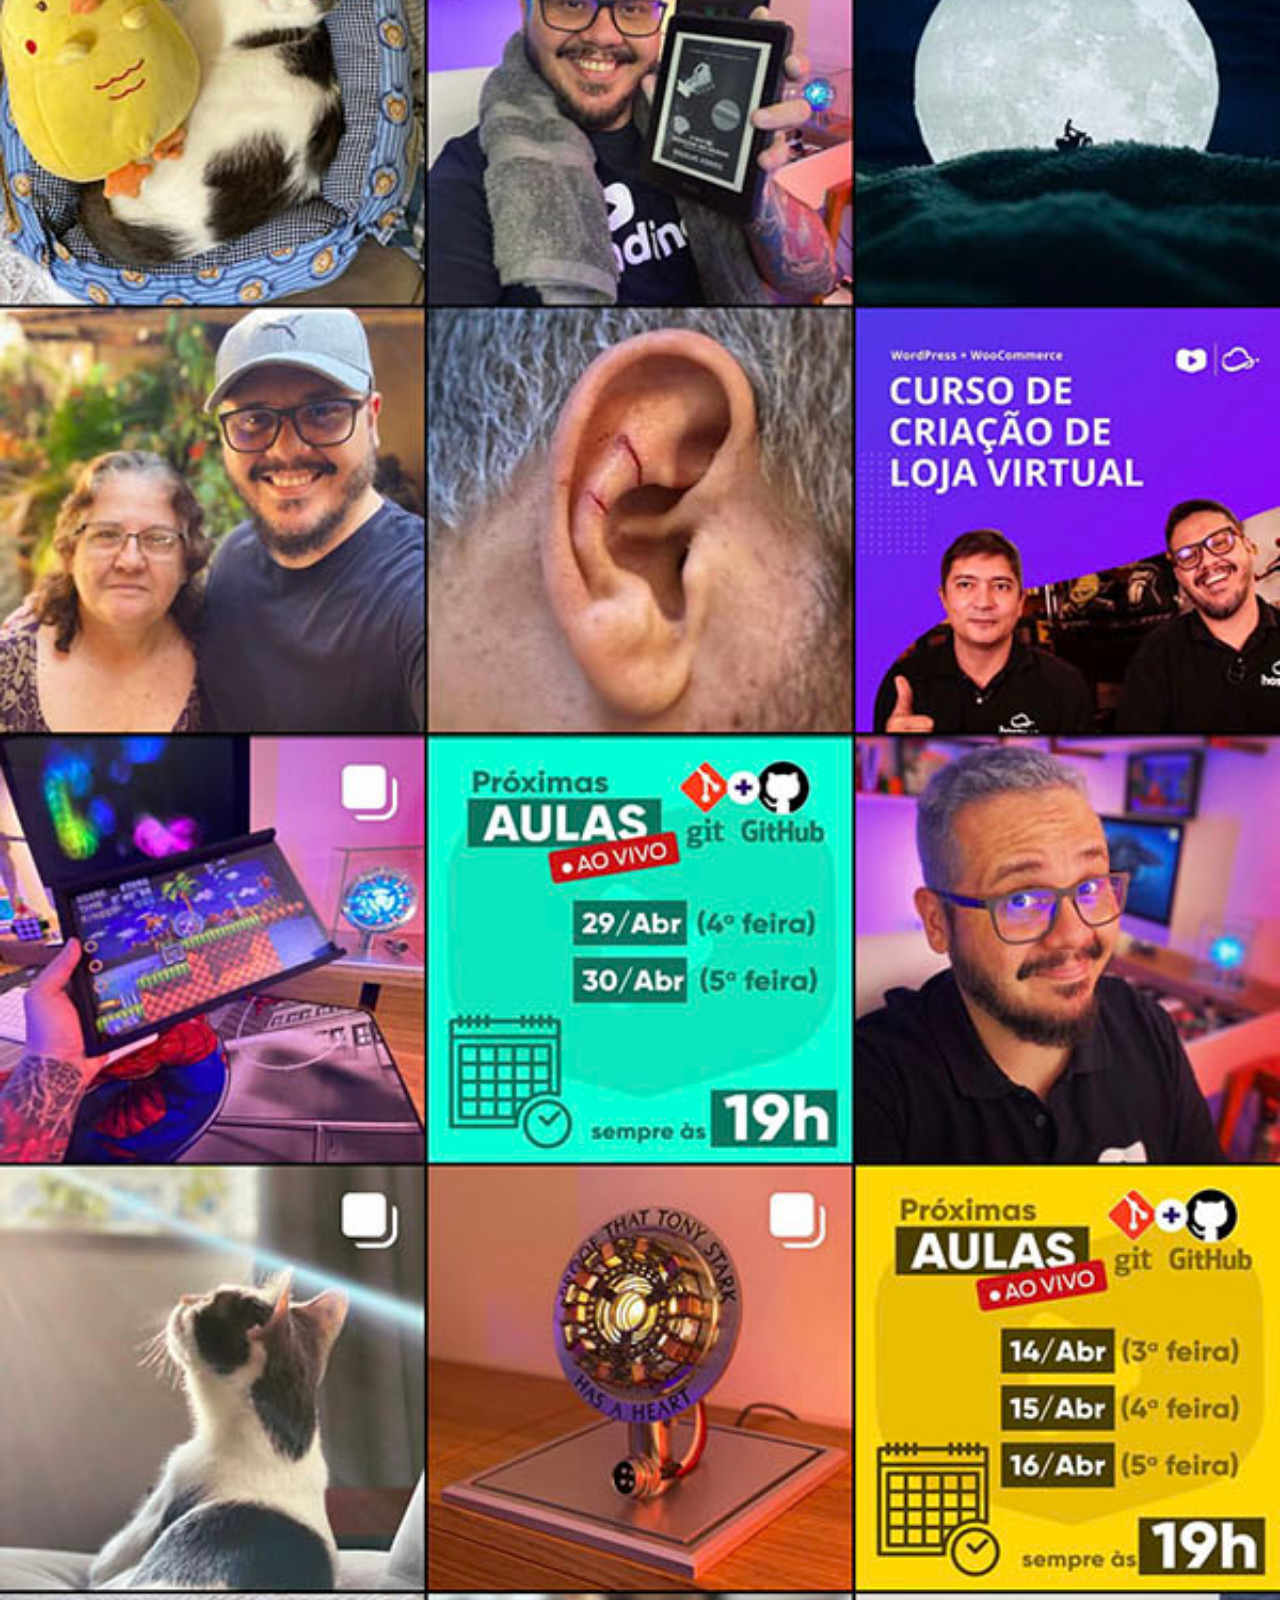
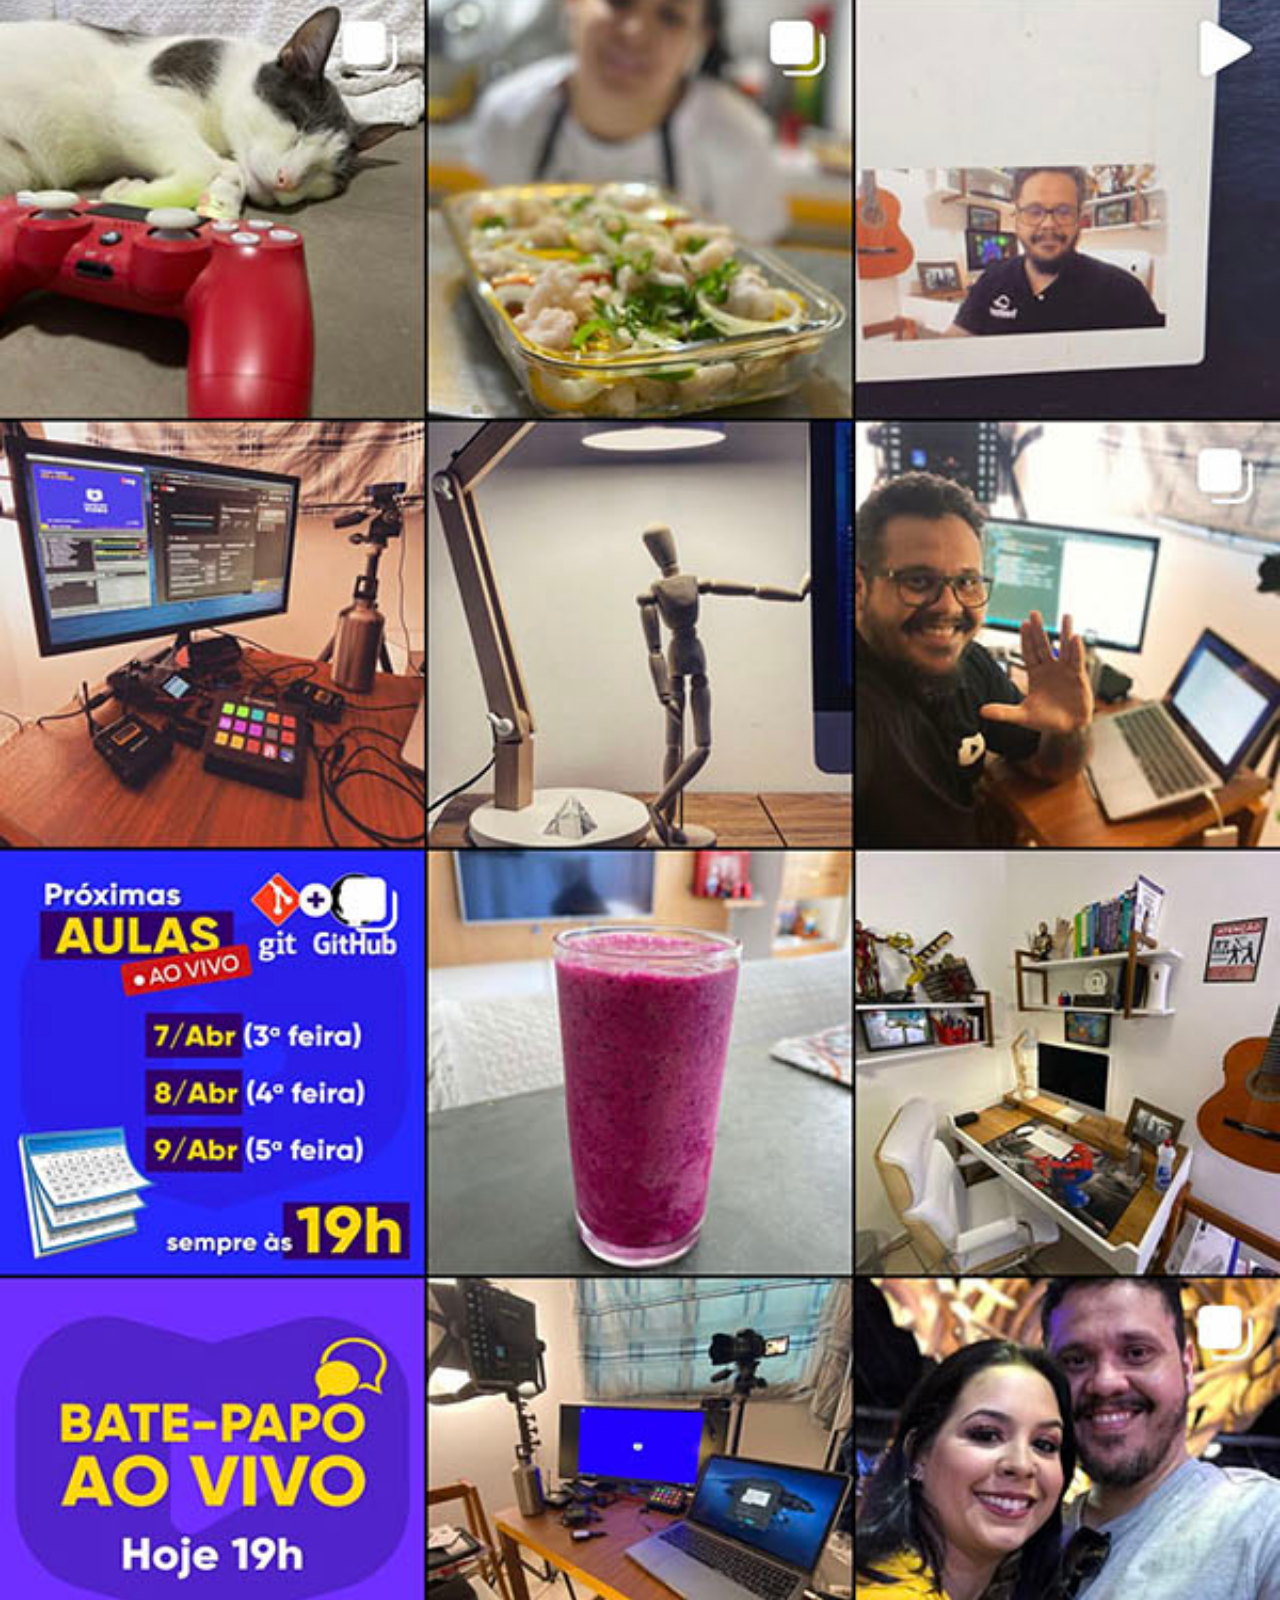
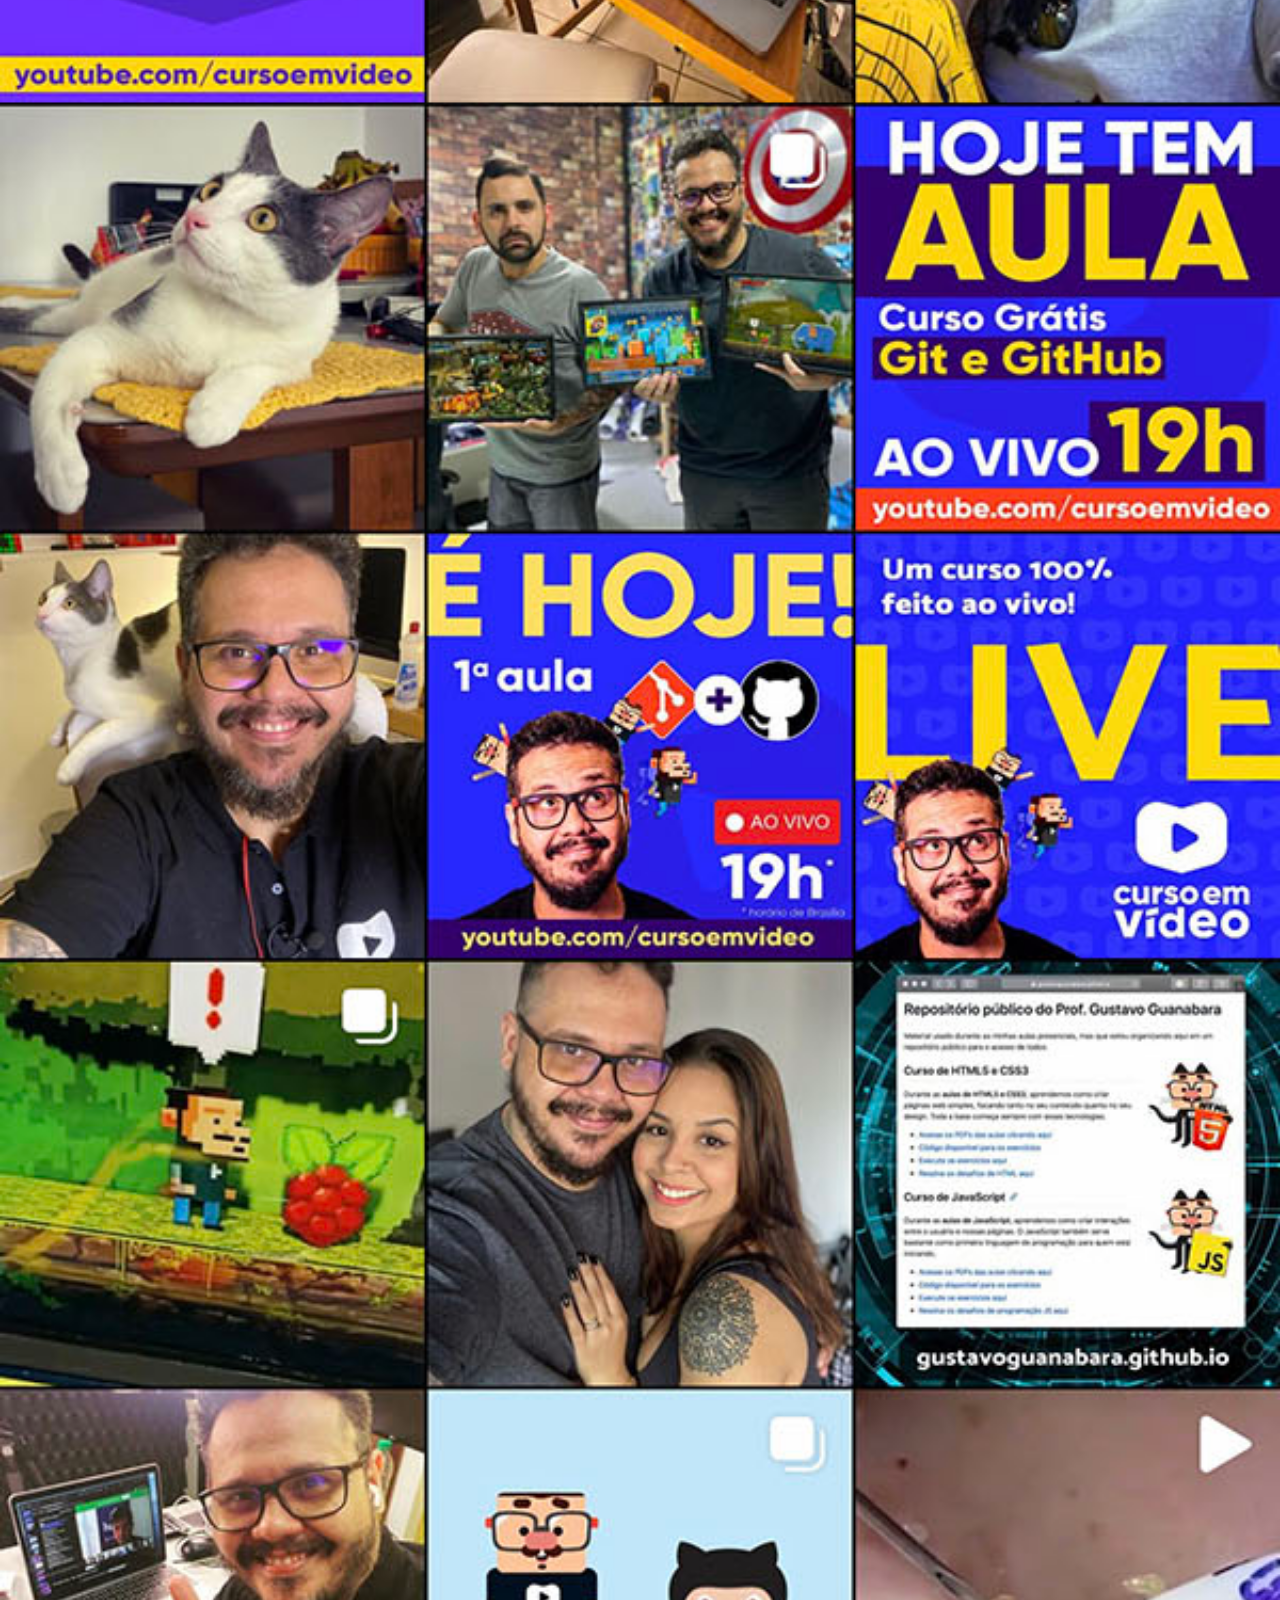
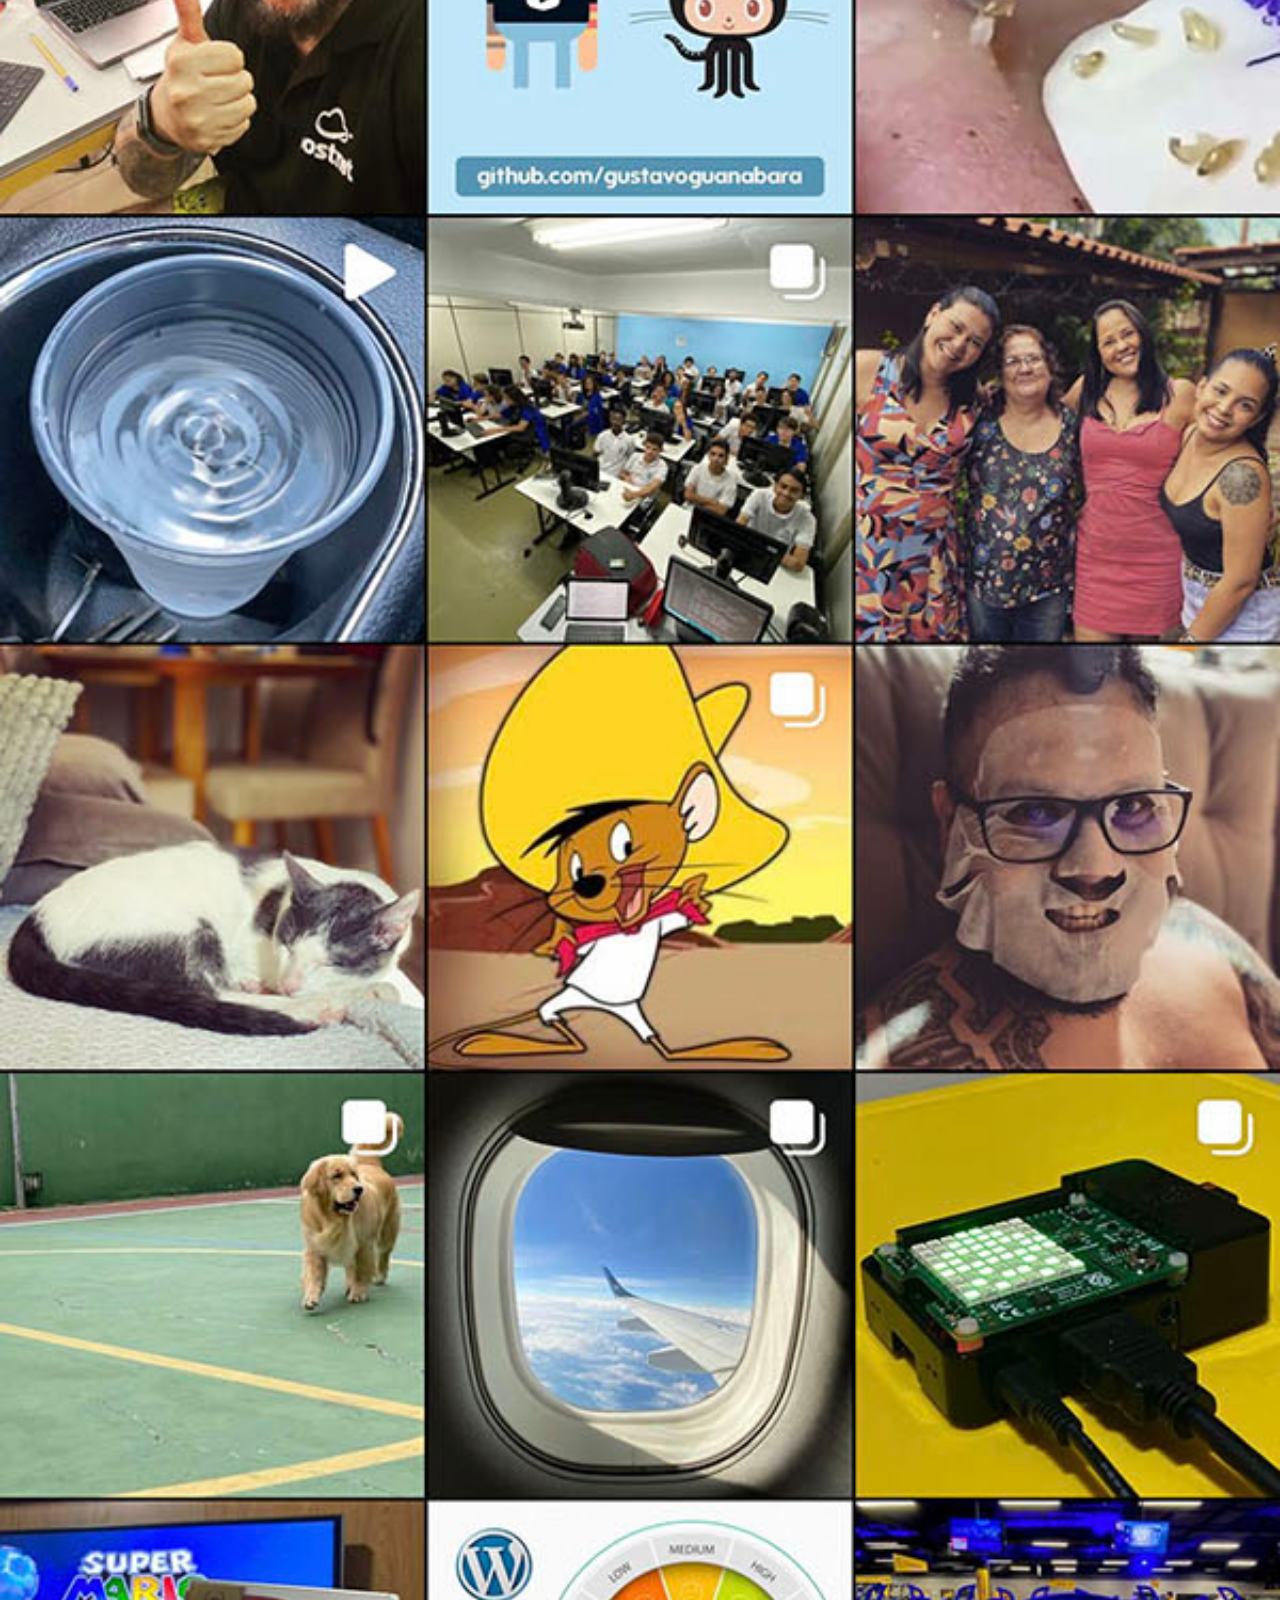
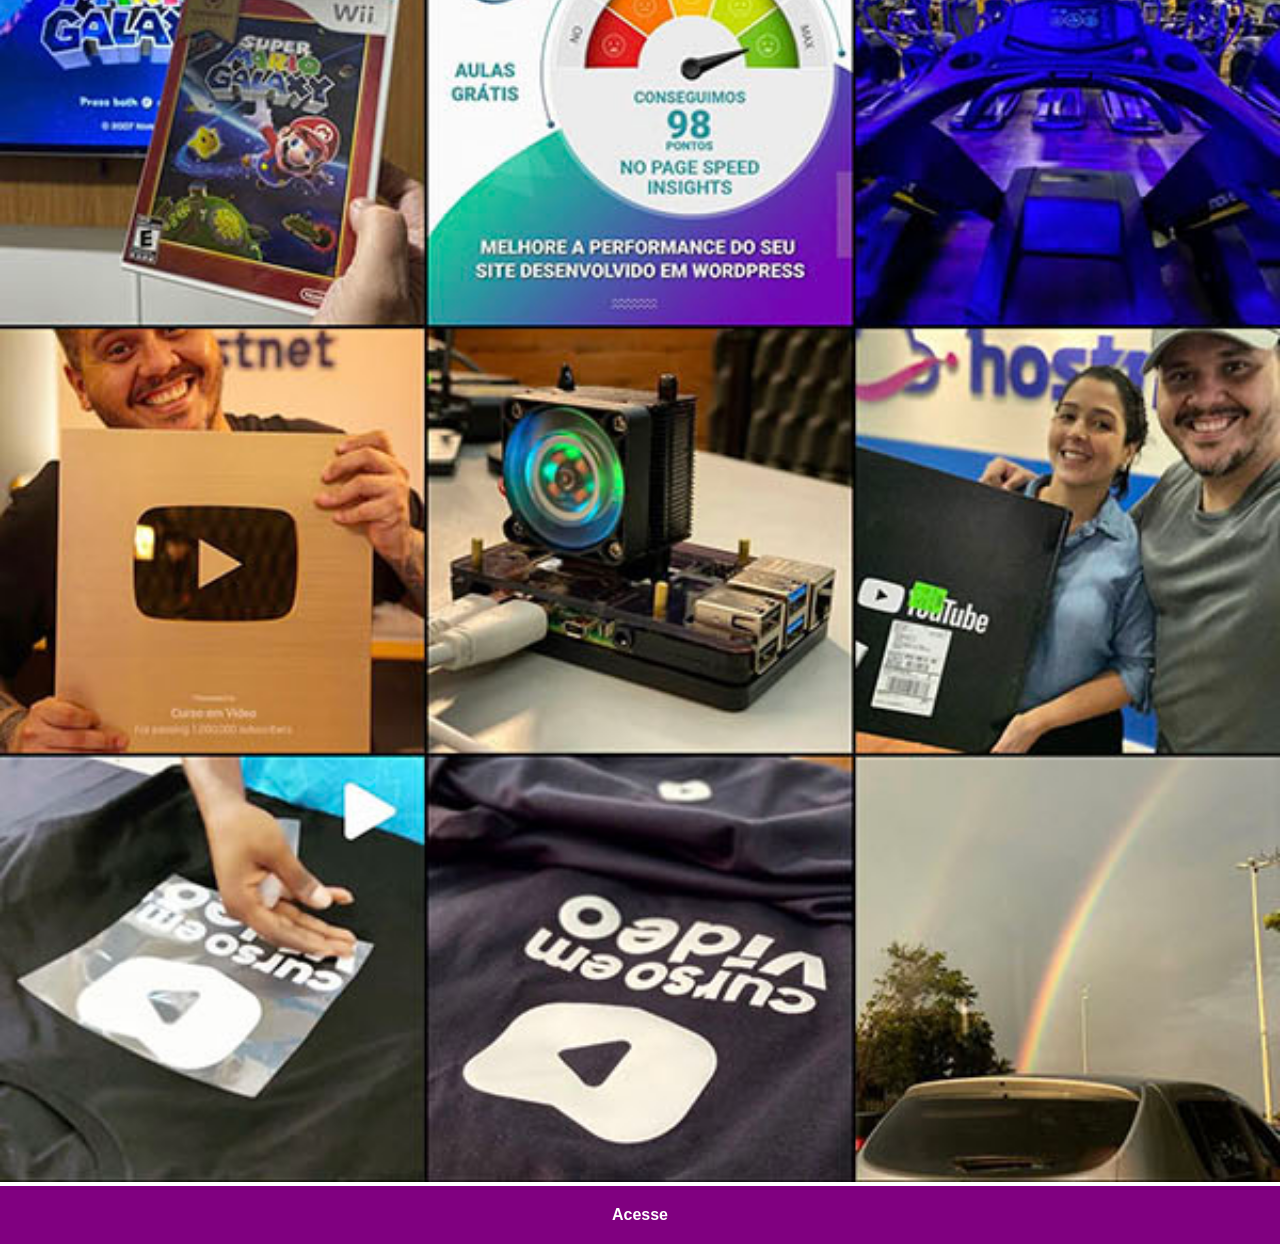
<file: instagram.html>
<!DOCTYPE html>
<html lang="en">
<head>
    <meta charset="UTF-8">
    <meta http-equiv="X-UA-Compatible" content="IE=edge">
    <meta name="viewport" content="width=device-width, initial-scale=1.0">
    <link rel="stylesheet" href="social.css">
    <title>Document</title>
</head>
<body>
    <img src="imagens/tela-instagram.jpg">
    <a href="#" target="_blank">Acesse</a>
</body>
</html>
</file>
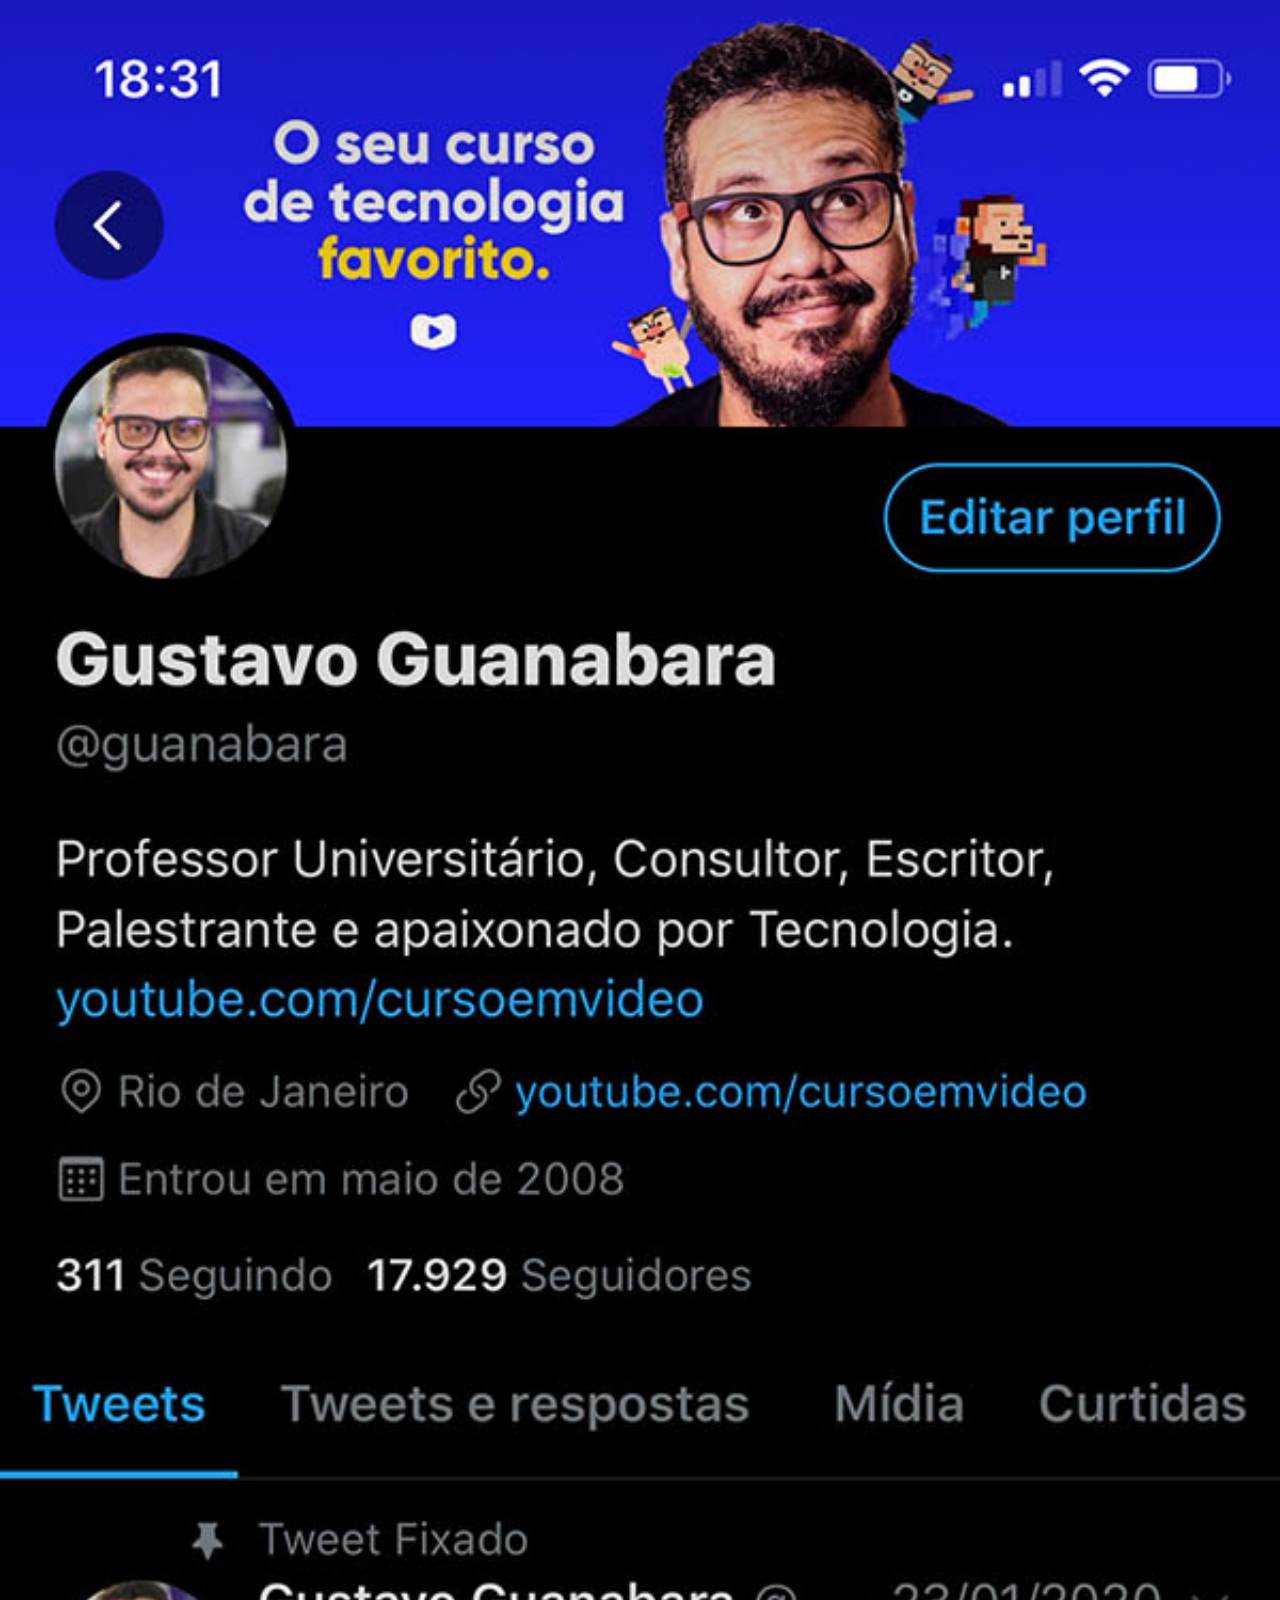
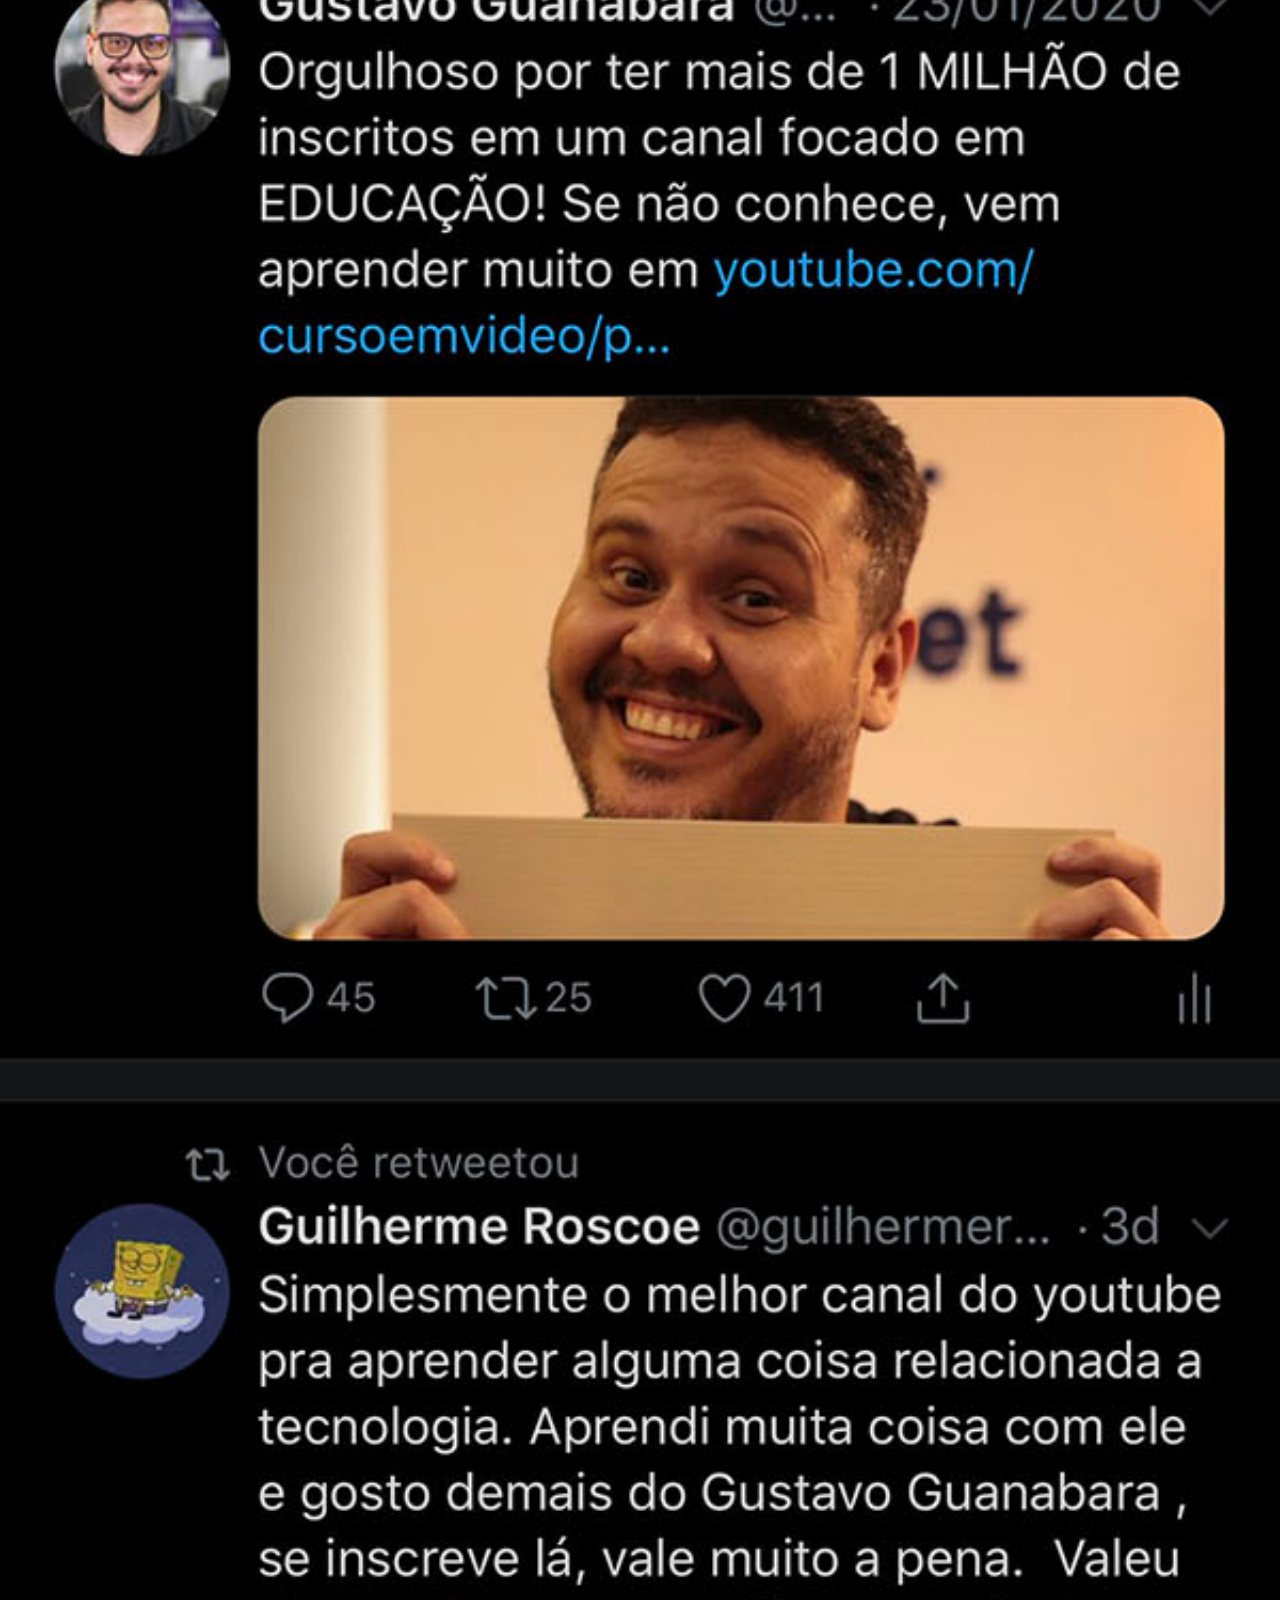
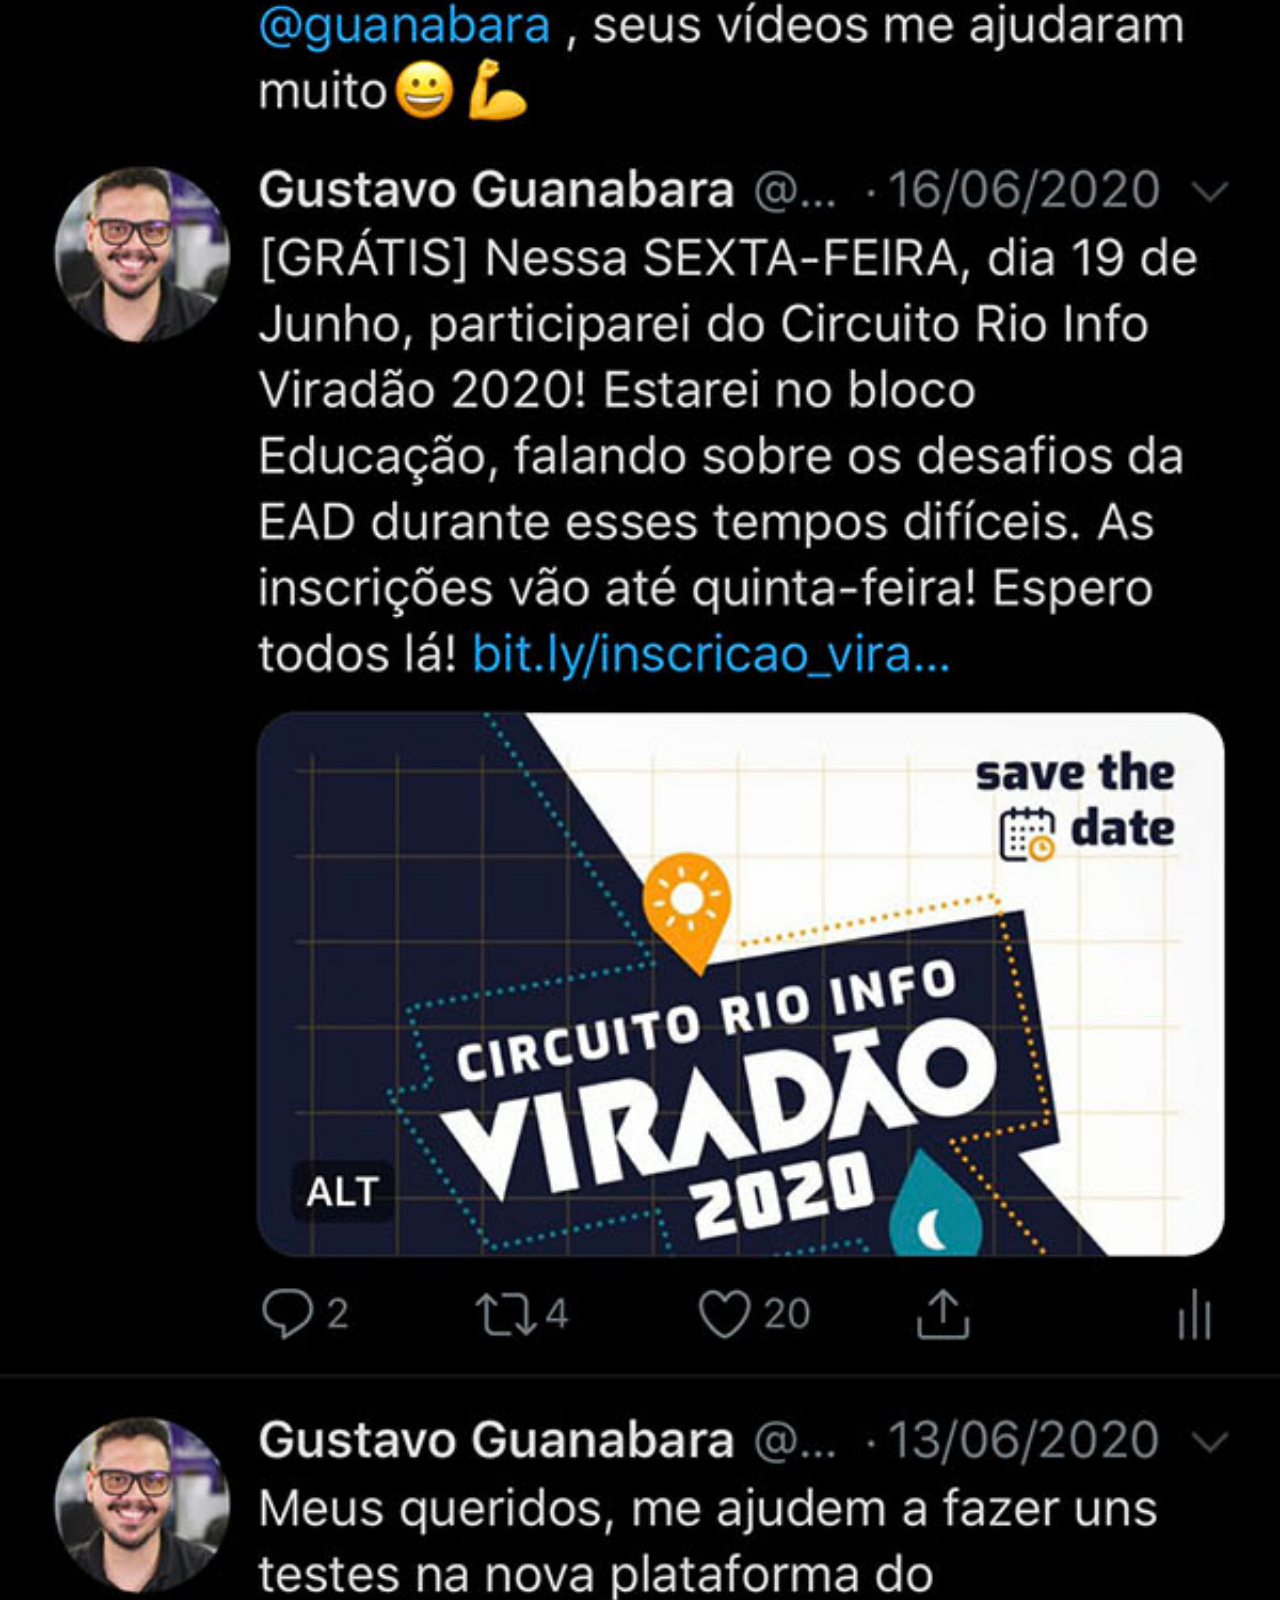
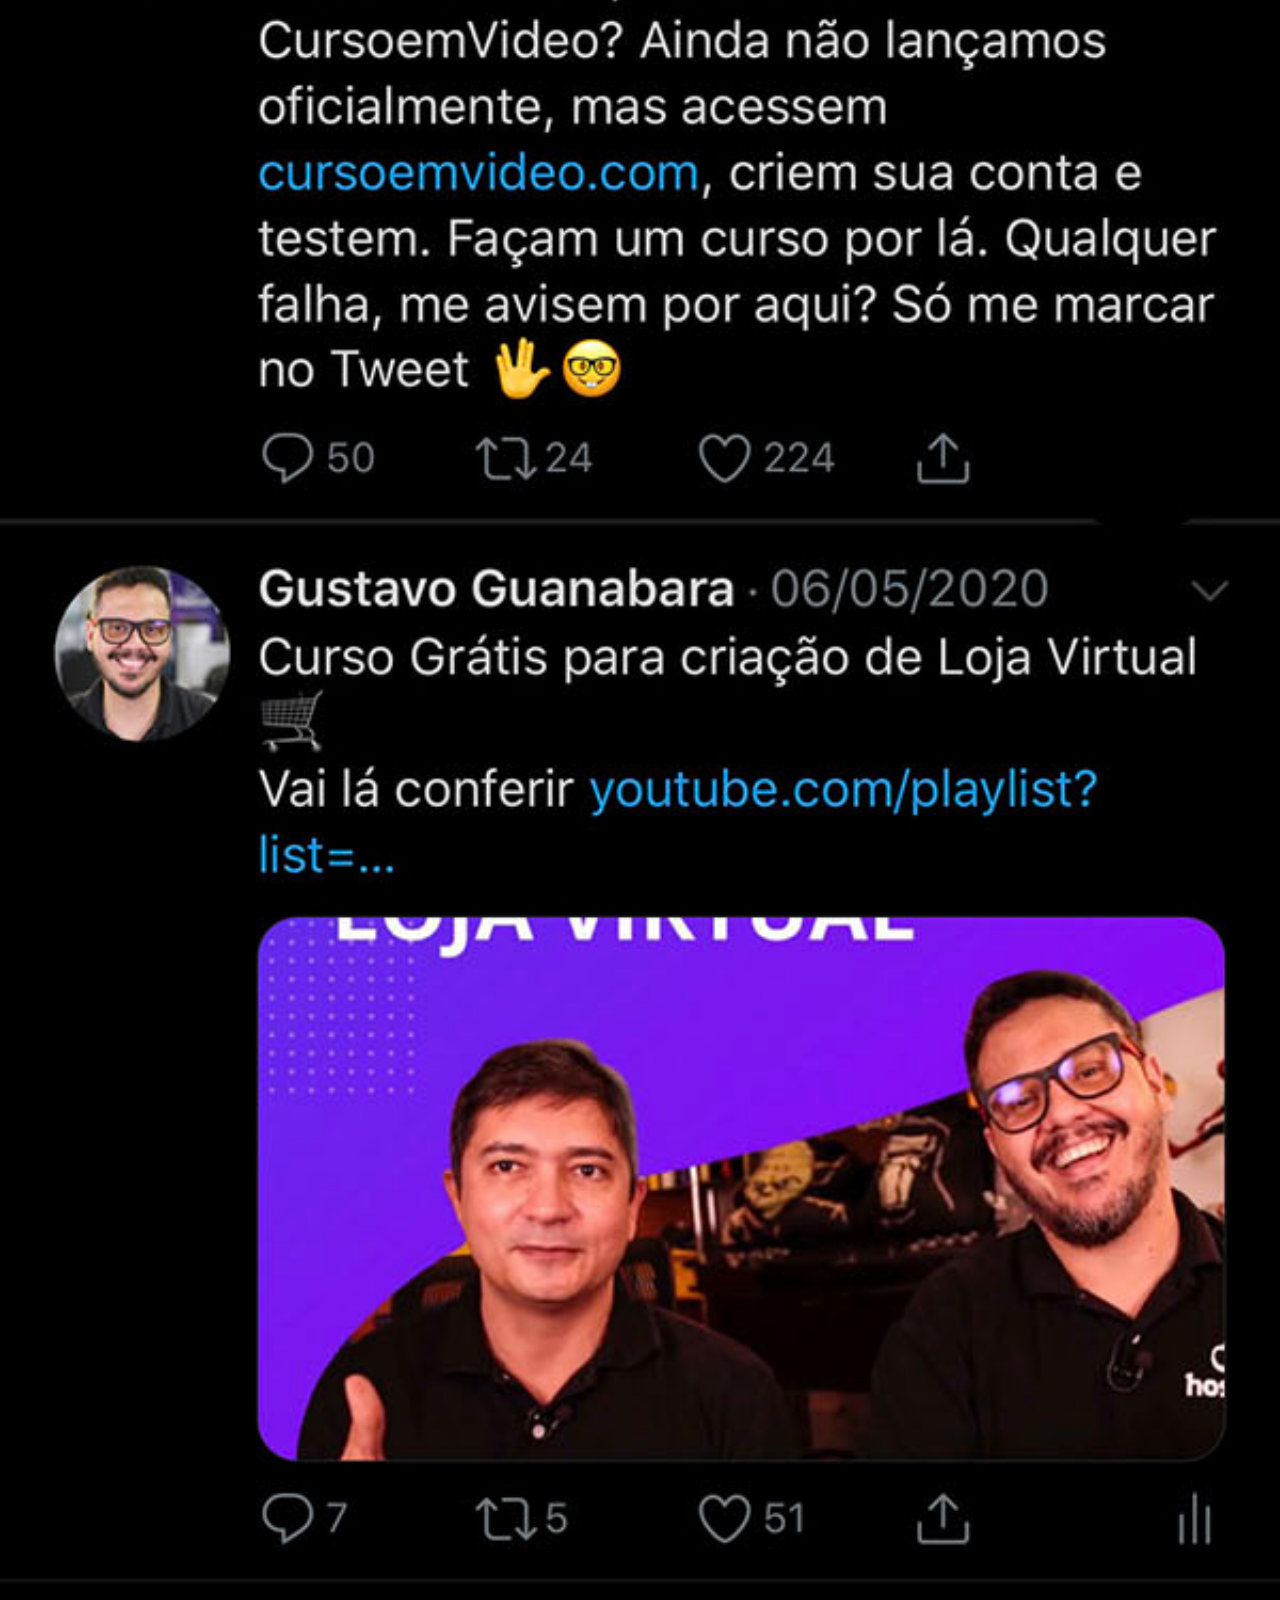
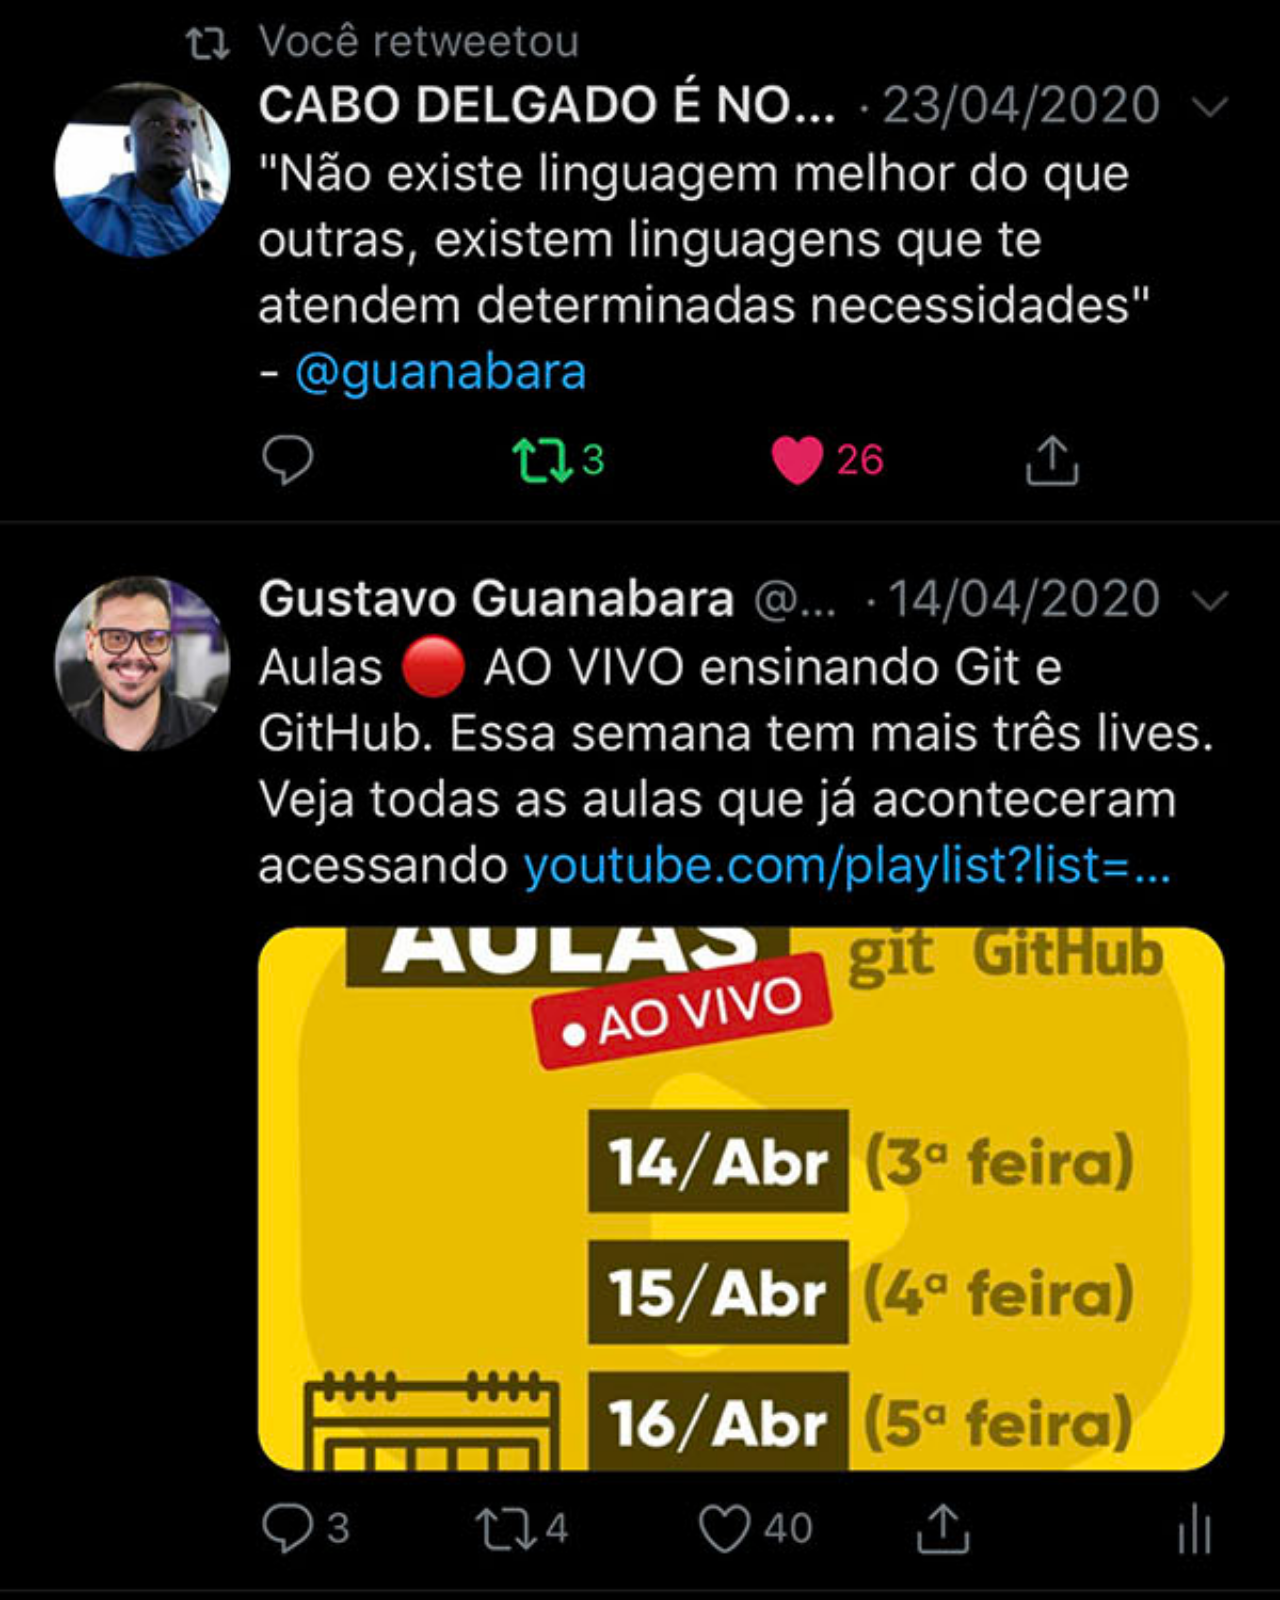
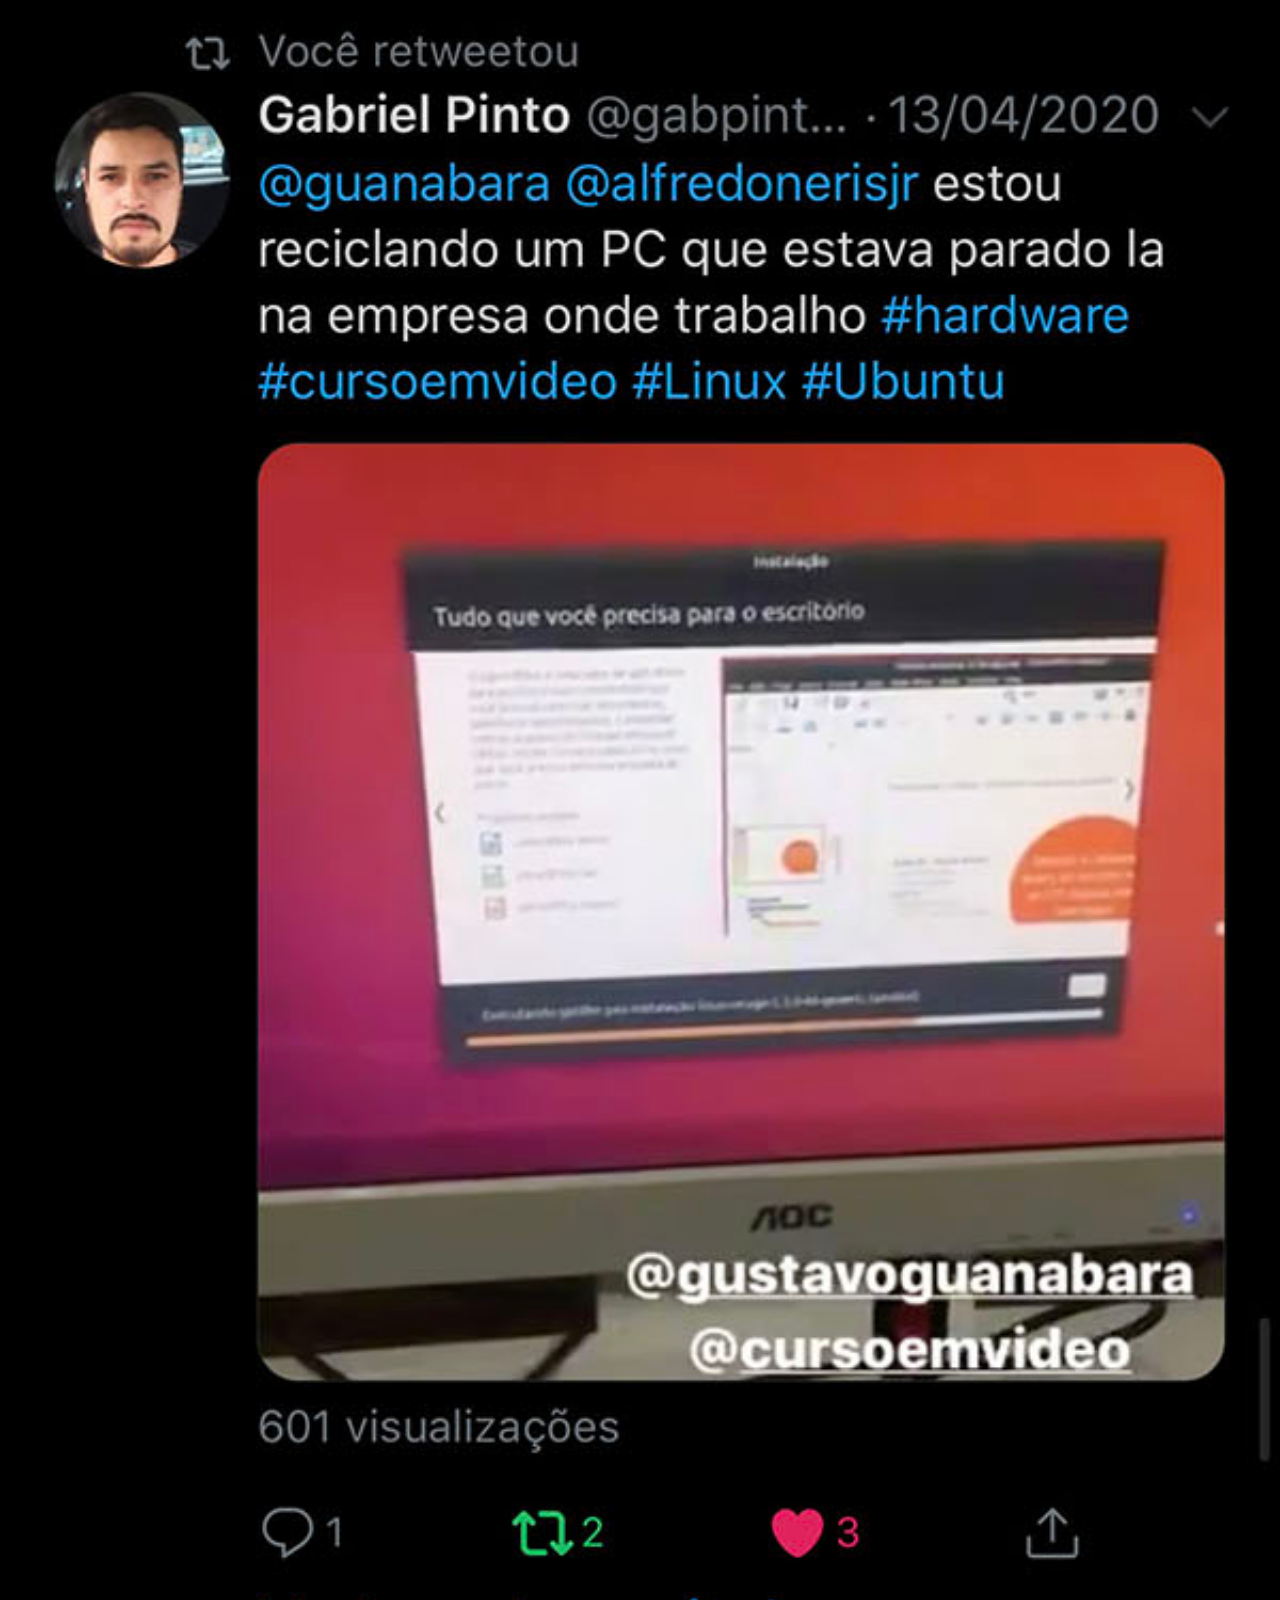
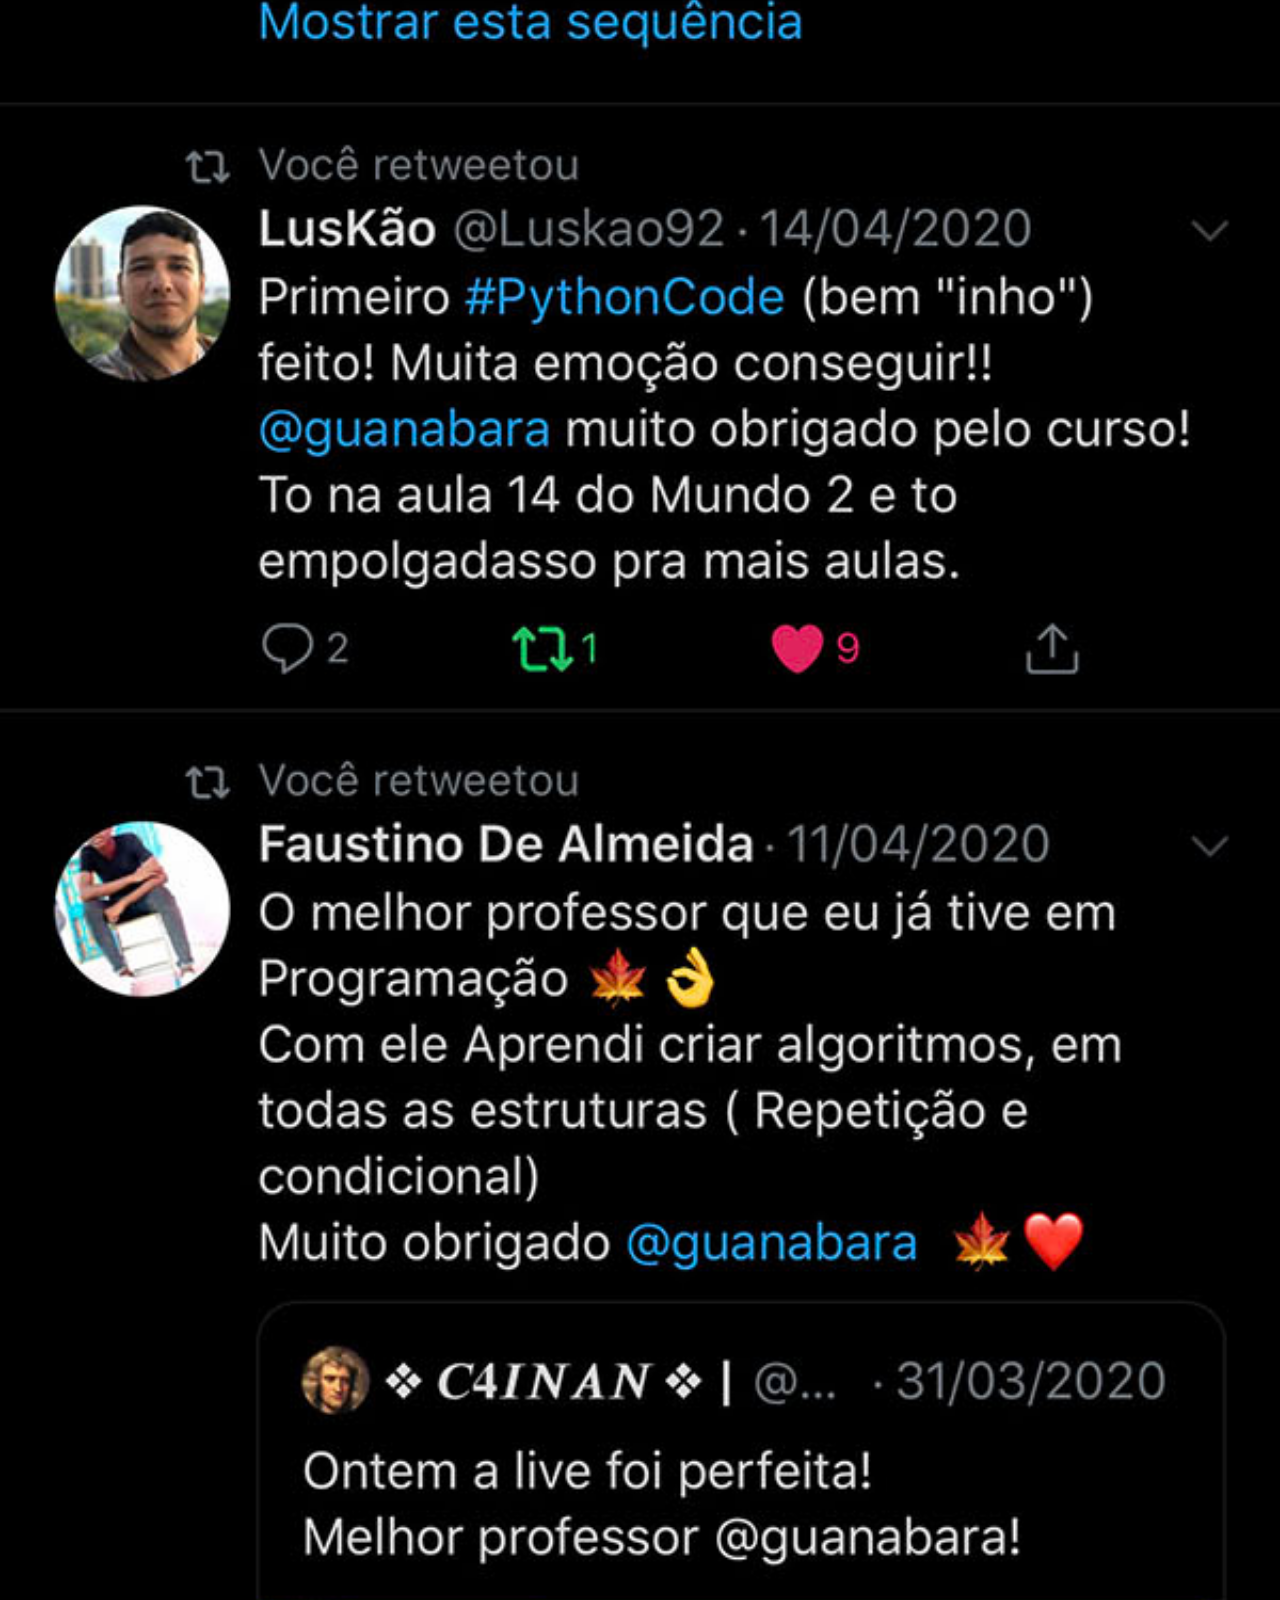
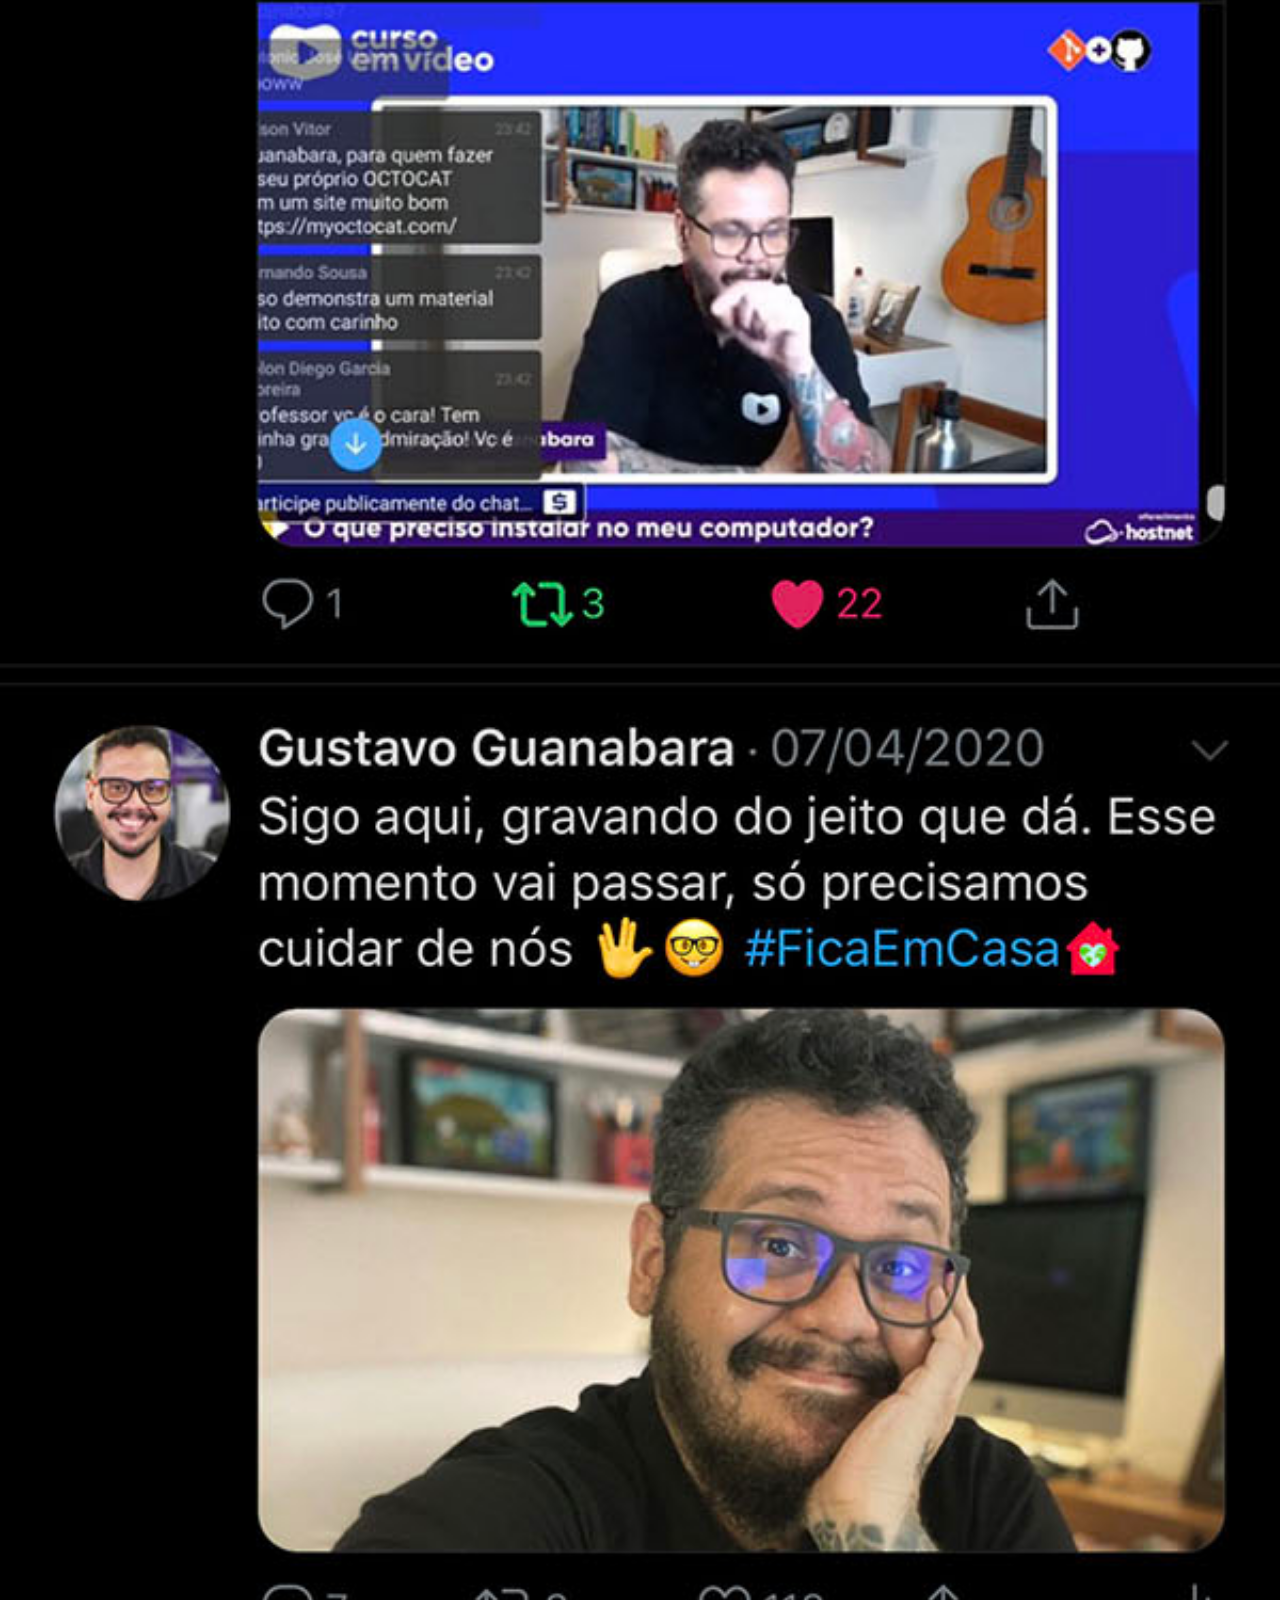
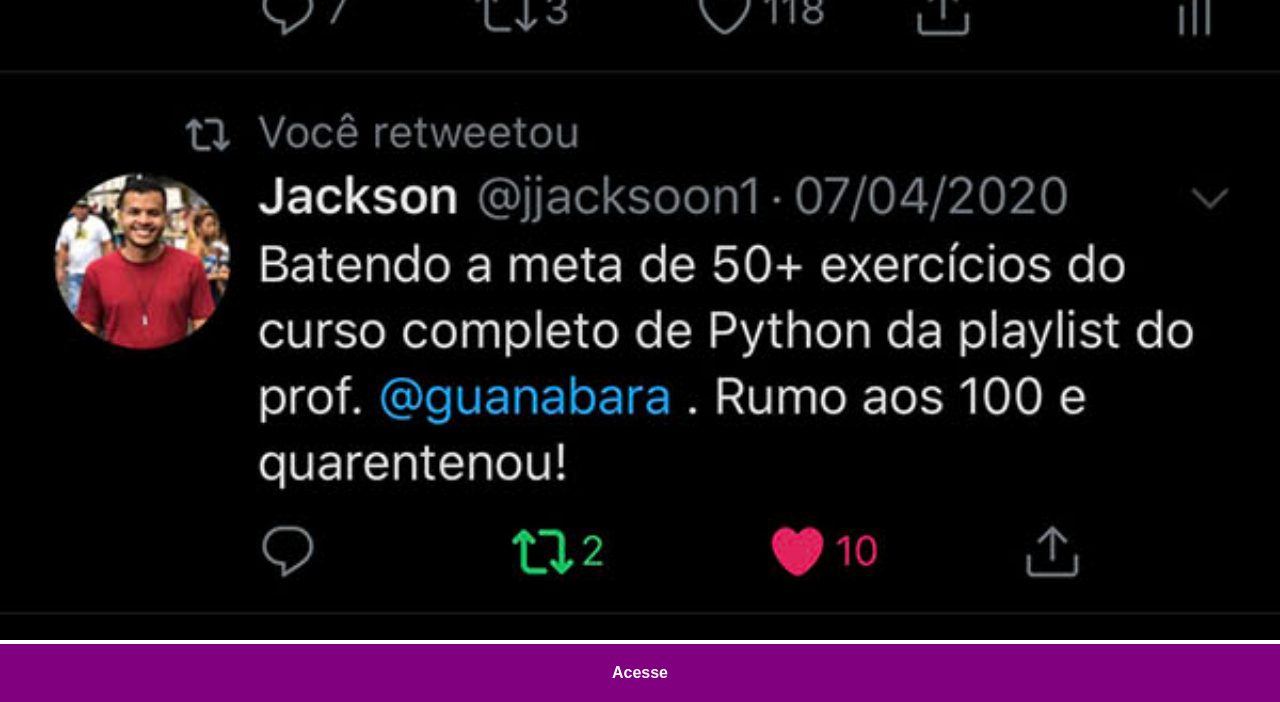
<file: twitter.html>
<!DOCTYPE html>
<html lang="en">
<head>
    <meta charset="UTF-8">
    <meta http-equiv="X-UA-Compatible" content="IE=edge">
    <meta name="viewport" content="width=device-width, initial-scale=1.0">
    <link rel="stylesheet" href="social.css">
    <title>Document</title>
</head>
<body>
    <img src="imagens/tela-twitter.jpg">
    <a href="#" target="_blank">Acesse</a>
</body>
</html>
</file>
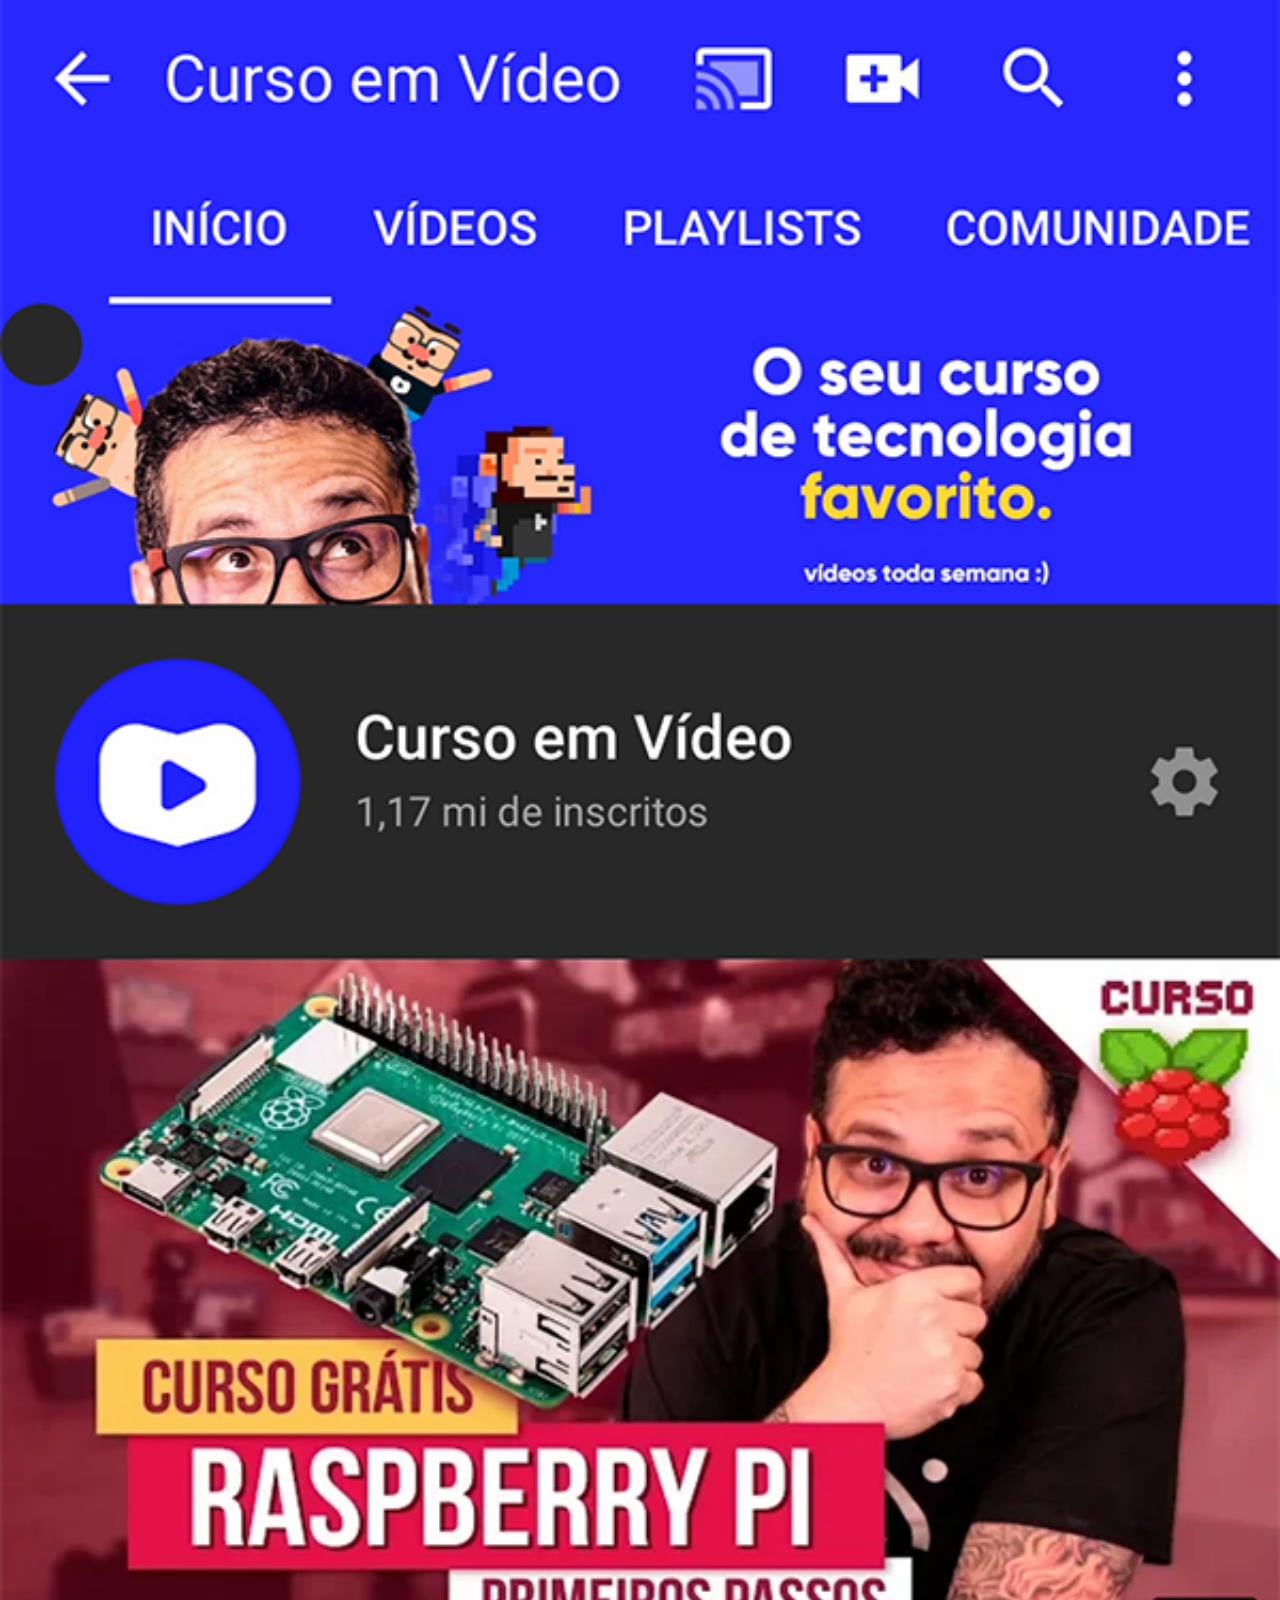
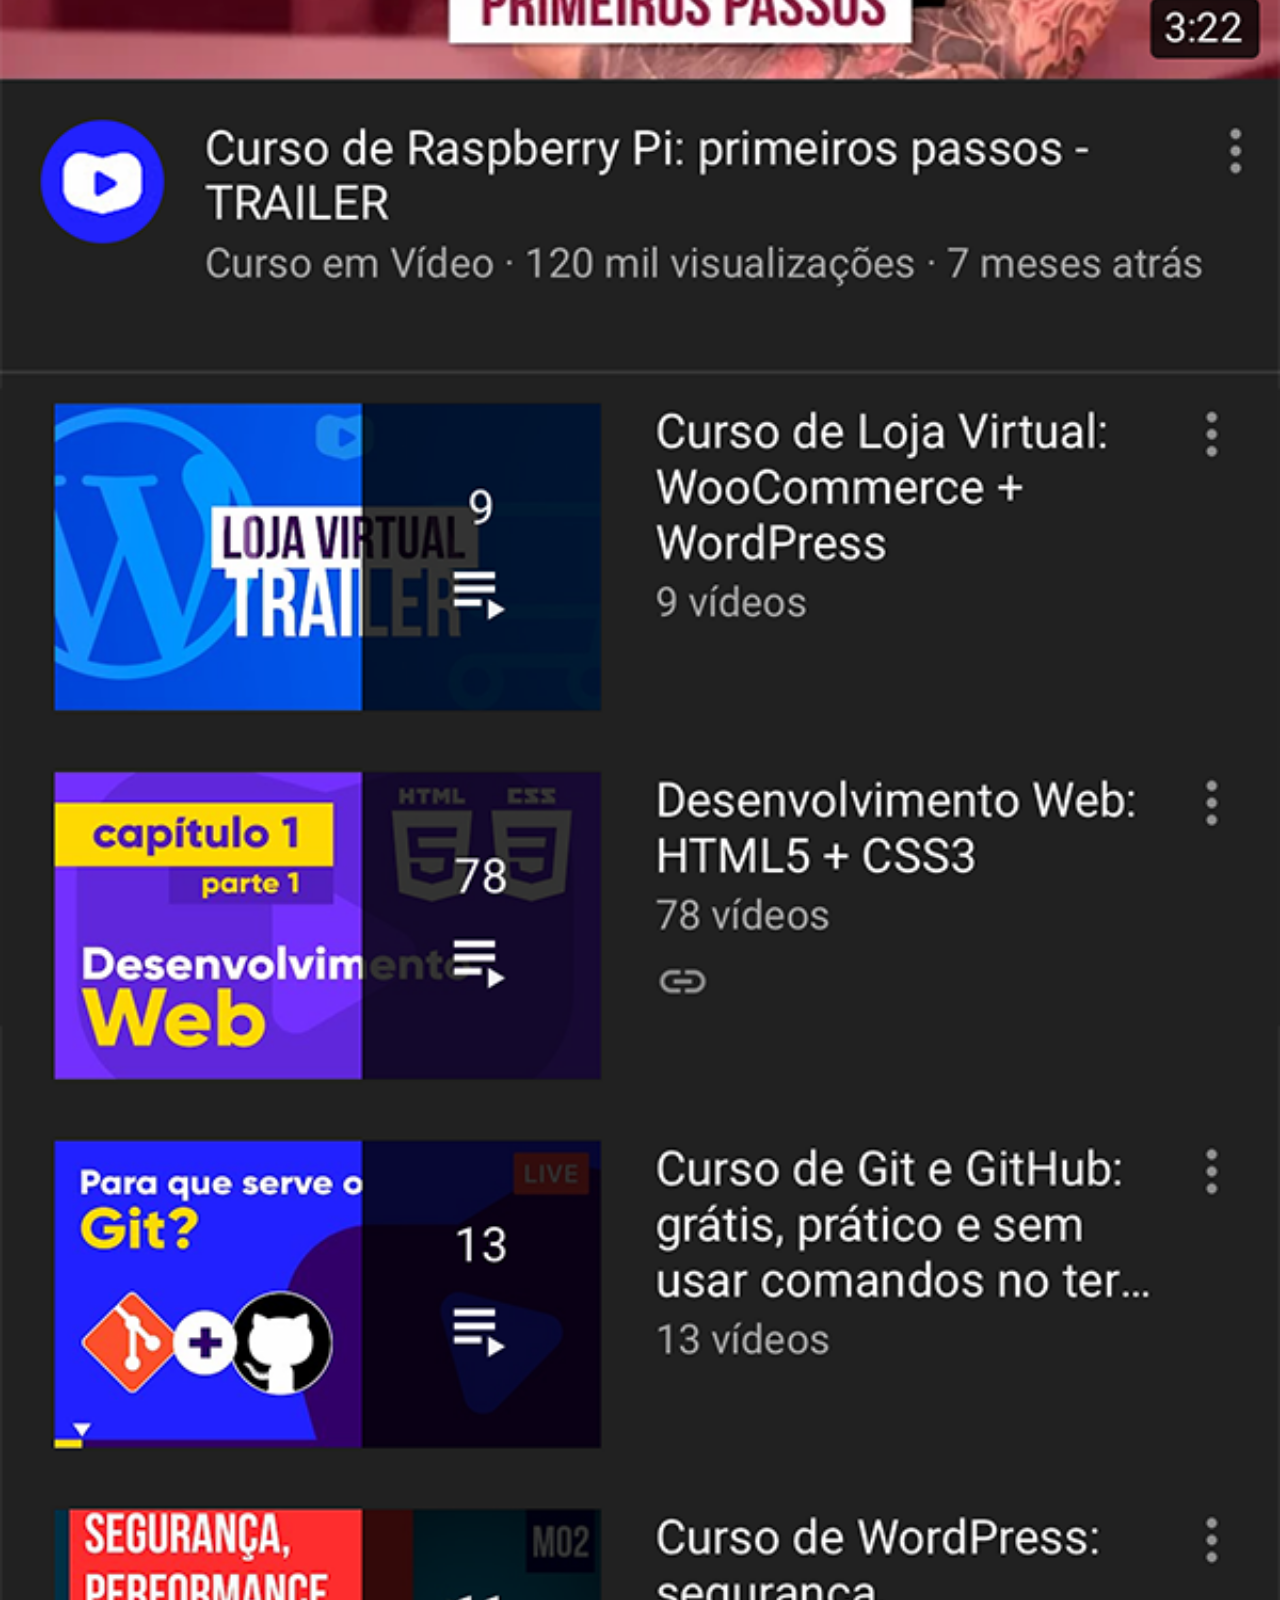
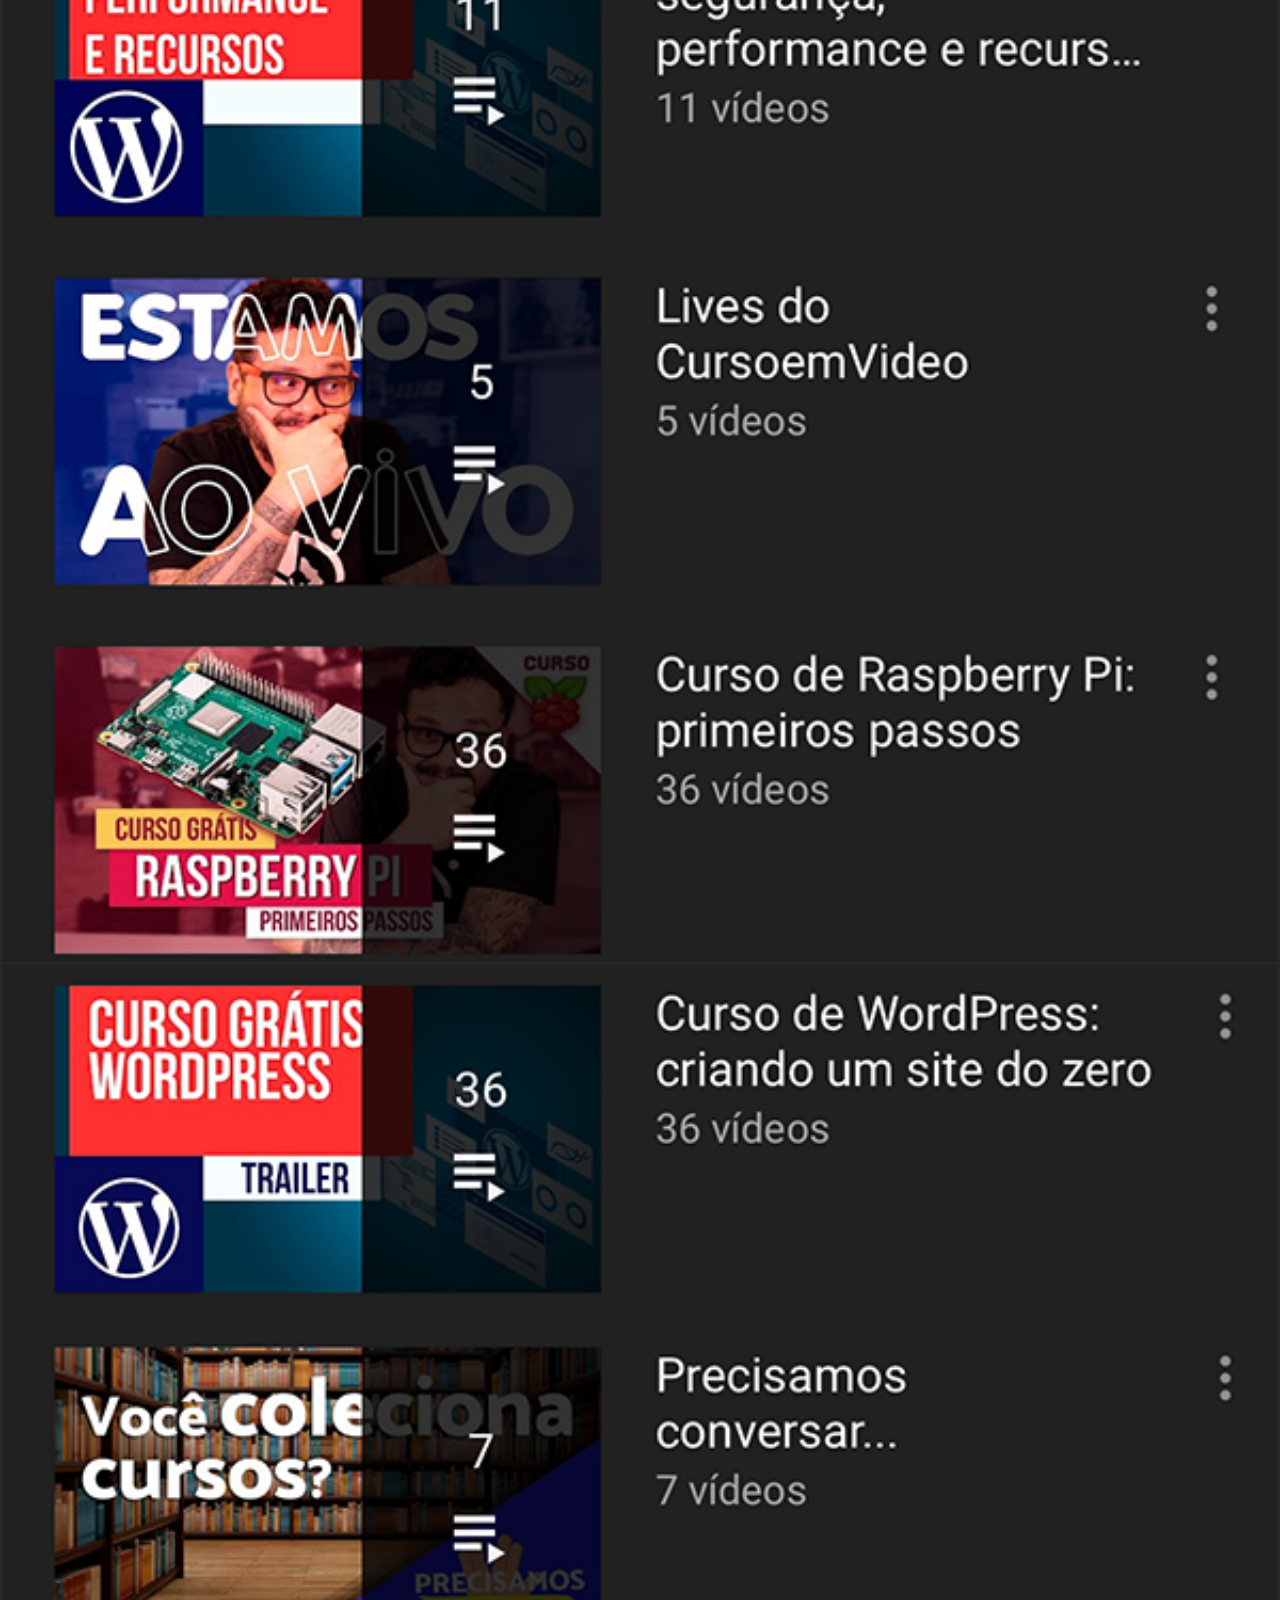
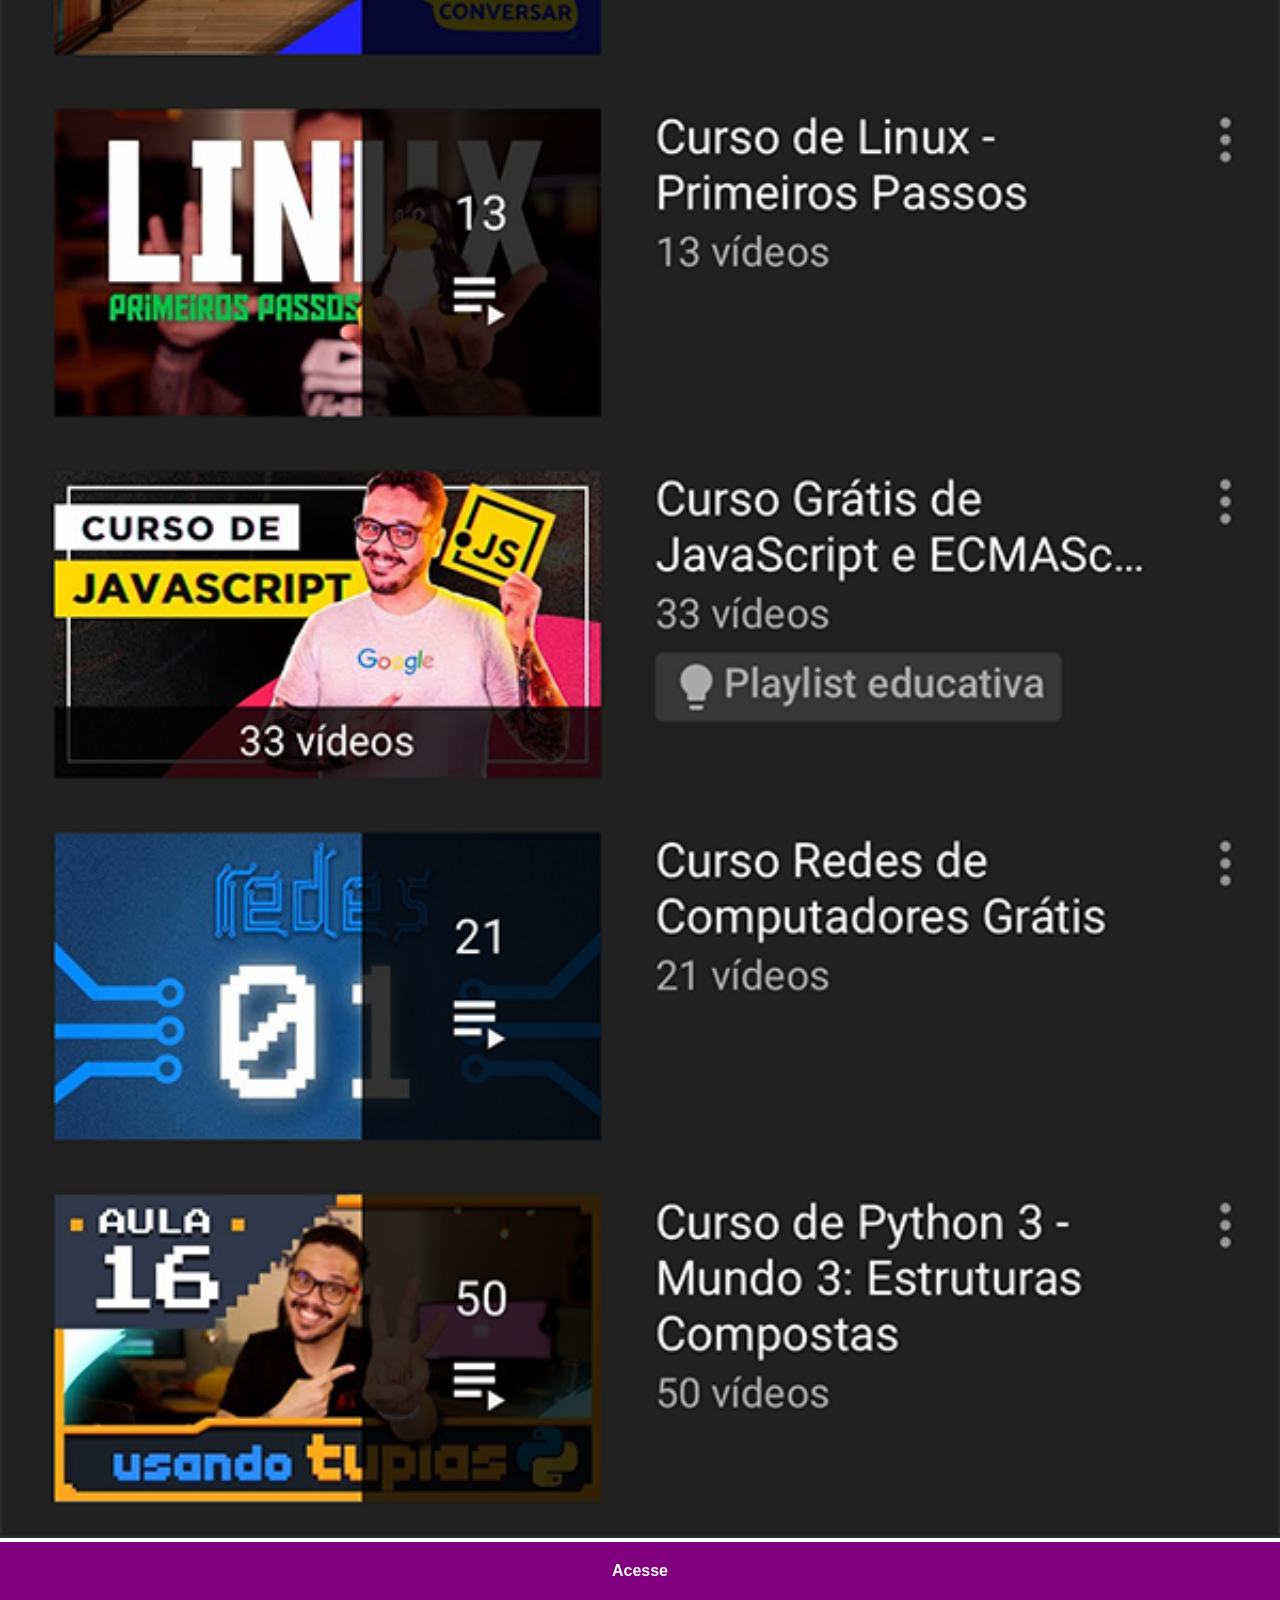
<file: youtube.html>
<!DOCTYPE html>
<html lang="en">
<head>
    <meta charset="UTF-8">
    <meta http-equiv="X-UA-Compatible" content="IE=edge">
    <meta name="viewport" content="width=device-width, initial-scale=1.0">
    <link rel="stylesheet" href="social.css">
    <title>Document</title>
</head>
<body>
    <img src="imagens/tela-youtube.png">
    <a href="https://www.youtube.com/c/CursoemV%C3%ADdeo/playlists" target="_blank">Acesse</a>
</body>
</html>
</file>
<file: style.css>
@charset "UTF-8";

* {
    margin: 0;
    padding: 0;

    font-family: Arial, Helvetica, sans-serif;
}

::-webkit-scrollbar {
    width: 0px;
    height: 0px;
}

html, body {
    height: 100vh;
    width: 99.2vw;
    background-color: black;
}

body {
    background: url(imagens/fundo-escuro.jpg) no-repeat center center;
    background-size: cover;
    background-attachment: fixed;
}

main {
    position: relative;
    height: 100vh;
}

a {
    text-decoration: none;
}

#iphone {
    position: absolute;
    top: 50%;
    left: 50%;
    transform: translate(-50%, -50%);

    background: url(imagens/frame-iphone.png) no-repeat;

    height: 627px;
    width: 311px;
}

#iphone iframe {
    position: relative;
    top: 80px;
    left: 22px;
   

    height: 471px;
    width: 267px;
}

#menu {
    /* queria fazer uma dock estilo mac :(
    position: relative;
    top: 87%;
    right: 50%; */

    text-align: right;
    margin: 20px;
    
}

#menu img{
    height: 50px;
    margin: 5px;
    border-radius: 10px;
}

#menu img:hover {
    box-sizing: border-box;
    transition: 0.3s;
    transform: translate(-10px);
}
</file>
<file: src/styles/style.css>
/* Global */
@import url('global/global.css');

/* Utility */
@import url('utility/colors.css');

/* Components */
@import url('components/comment-modal.css');
@import url('components/profile-modal.css');
@import url('components/post.css');

/* Home */
@import url('home/home.css');
</file>
<file: social.css>
@charset "UTF-8";

* {
    margin: 0;
    padding: 0;
    font-family: Arial, Helvetica, sans-serif;
} 

::-webkit-scrollbar {
    width: 0px;
    height: 0px;
}

img {
    width: 100vw;
}

a {
    display: block;
    background-color: purple;
    padding: 20px;
    text-align: center;
    font-weight: bold;
    text-decoration: none;
    color: white;
}

a:hover {
    background-color: rgb(90, 5, 90);
}
</file>
